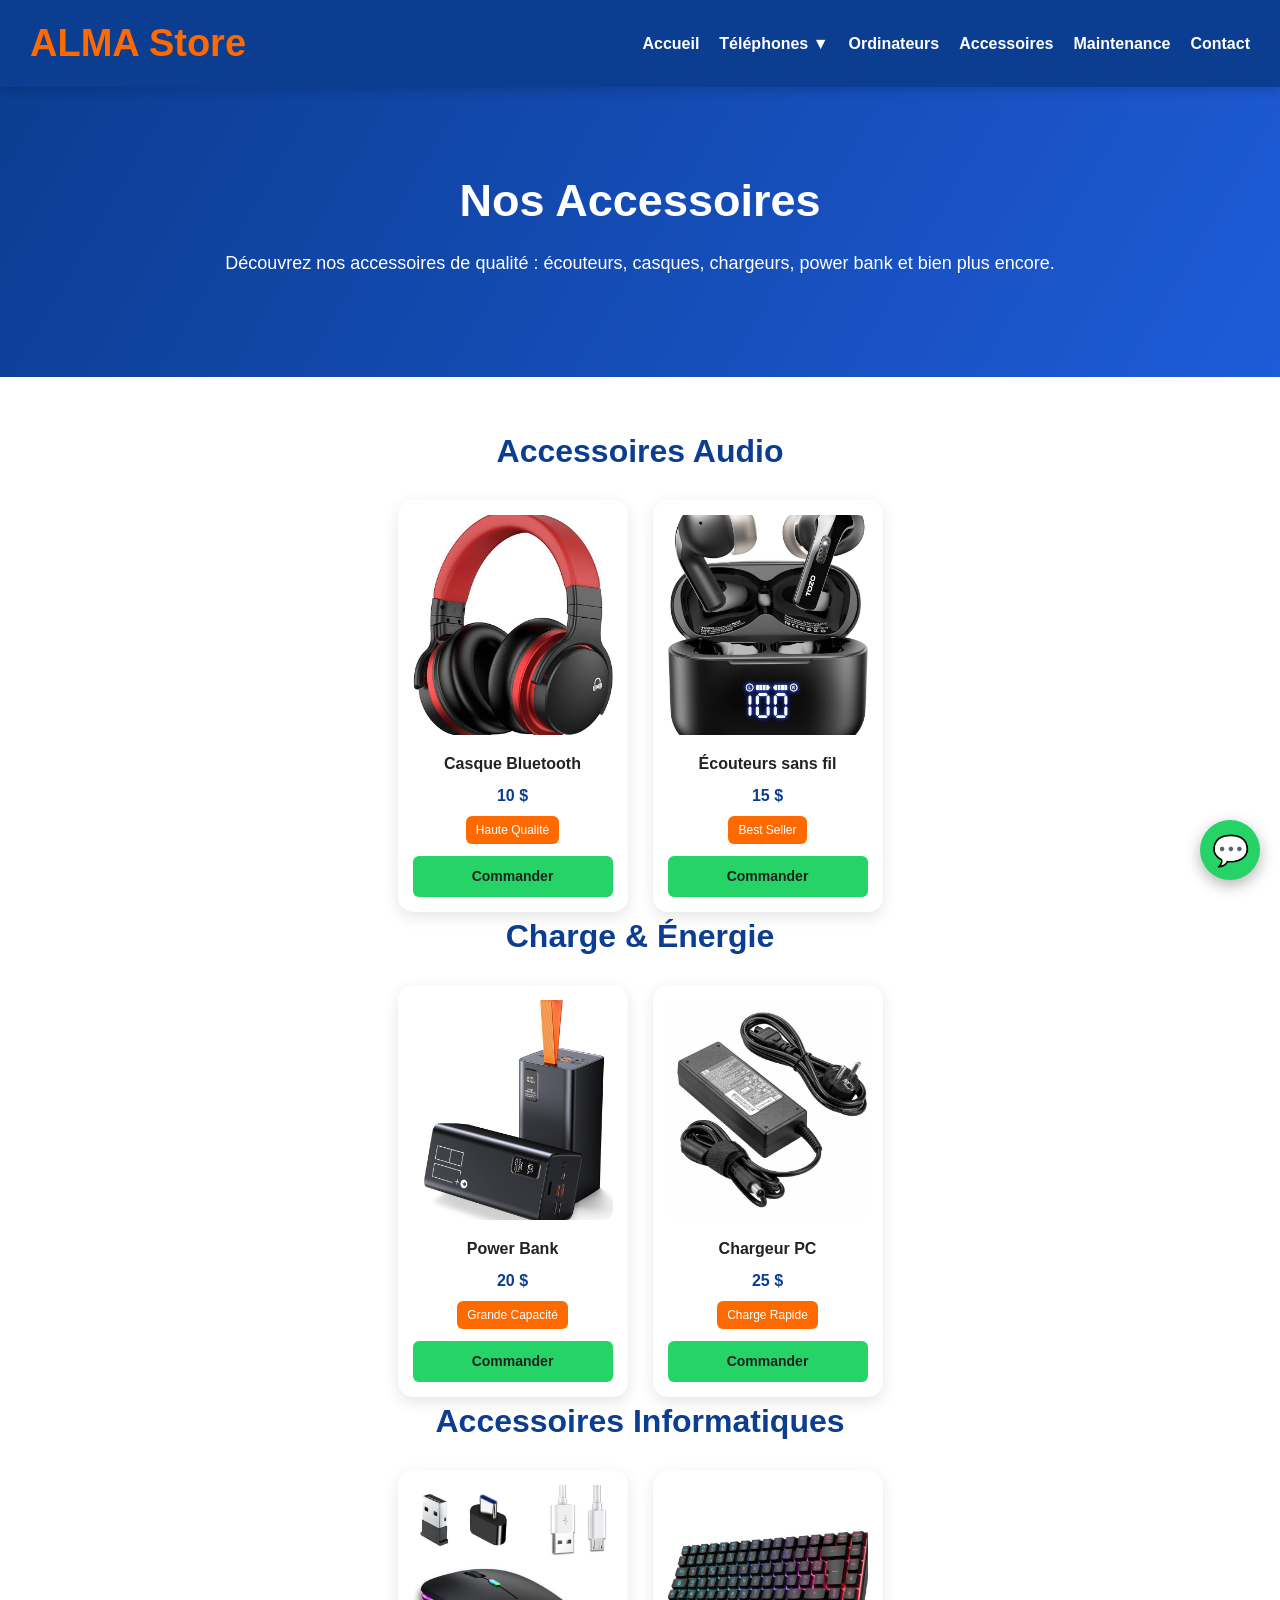
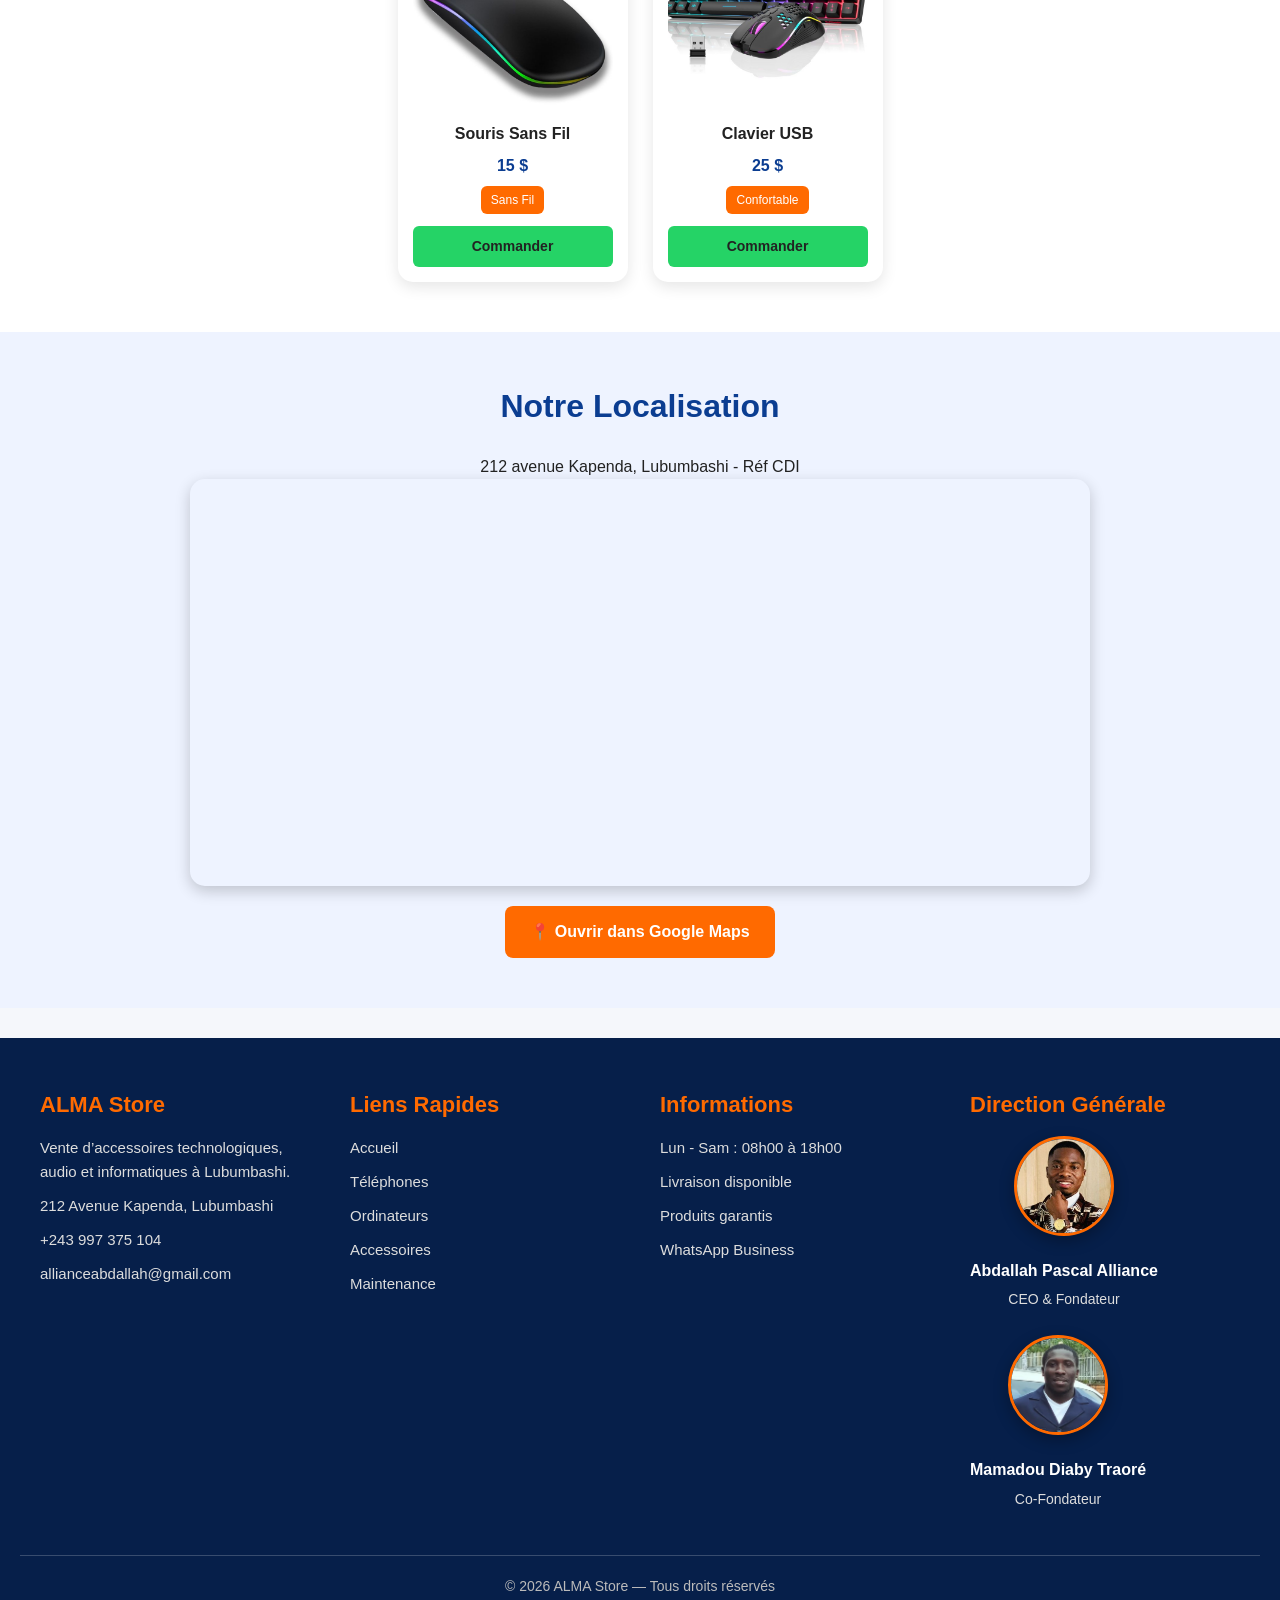
<file: pages/accessoires.html>
<!DOCTYPE html>
<html lang="fr">

<head>
  <meta charset="UTF-8" />
  <meta name="viewport" content="width=device-width, initial-scale=1.0" />

  <title>Accessoires - ALMA Store</title>

  <!-- CSS -->
  <link rel="stylesheet" href="../css/header.css">
  <link rel="stylesheet" href="../css/navbar.css">
  <link rel="stylesheet" href="../css/body.css">
  <link rel="stylesheet" href="../css/footer.css">
  <link rel="stylesheet" href="../css/responsive.css">

</head>

<body>

  <!-- =========================
       HEADER
  ========================== -->
<header>

  <div class="logo">
    <h1>ALMA Store</h1>
  </div>

  <!-- HAMBURGER -->
  <div class="menu-toggle" id="menu-toggle">
    ☰
  </div>

  <!-- NAVBAR -->
  <nav id="navbar">

    <a href="../index.html">Accueil</a>
    <div class="dropdown">

      <a href="#">
        Téléphones ▼
      </a>

      <div class="dropdown-content">

        <a href="pages/iphone.html">
          Apple iPhone
        </a>

        <a href="pages/samsung.html">
          Samsung
        </a>

        <a href="pages/google-pixel.html">
          Google Pixel
        </a>
        <a href="ptelephones.html">
          Telephones Simples
        </a>
      </div>

</div>

    <a href="ordinateurs.html">Ordinateurs</a>
    <a href="accessoires.html">Accessoires</a>
    <a href="maintenance.html">Maintenance</a>
    <a href="contact.html">Contact</a>

  </nav>

</header>

  <!-- =========================
       HERO SECTION
  ========================== -->
  <section class="hero">

    <h2>Nos Accessoires</h2>

    <p>
      Découvrez nos accessoires de qualité :
      écouteurs, casques, chargeurs,
      power bank et bien plus encore.
    </p>

  </section>

  <!-- =========================
       ACCESSOIRES AUDIO
  ========================== -->
  <section class="phones">

    <h3>Accessoires Audio</h3>

    <div class="phone-grid">

      <!-- CASQUE -->
      <div class="phone-item">

        <img src="../images/accessoires/casque.jpg"
             alt="Casque Bluetooth">

        <p>Casque Bluetooth</p>

        <div class="price">10 $</div>

        <div class="badge">Haute Qualité</div>

        <a class="whatsapp-btn"
           href="#"
           onclick="sendWhatsApp('Casque Bluetooth')">

           Commander

        </a>

      </div>

      <!-- AIRPODS -->
      <div class="phone-item">

        <img src="../images/accessoires/Airpod.jpg"
             alt="AirPods">

        <p>Écouteurs sans fil</p>

        <div class="price">15 $</div>

        <div class="badge">Best Seller</div>

        <a class="whatsapp-btn"
           href="#"
           onclick="sendWhatsApp('Écouteurs sans fil')">

           Commander

        </a>

      </div>

    </div>

    <!-- =========================
         ACCESSOIRES ENERGIE
    ========================== -->
    <h3>Charge & Énergie</h3>

    <div class="phone-grid">

      <!-- POWER BANK -->
      <div class="phone-item">

        <img src="../images/accessoires/PowerBank.jpg"
             alt="Power Bank">

        <p>Power Bank</p>

        <div class="price">20 $</div>

        <div class="badge">Grande Capacité</div>

        <a class="whatsapp-btn"
           href="#"
           onclick="sendWhatsApp('Power Bank')">

           Commander

        </a>

      </div>

      <!-- CHARGEUR -->
      <div class="phone-item">

        <img src="../images/accessoires/ChargeurPC.jpg"
             alt="Chargeur PC">

        <p>Chargeur PC</p>

        <div class="price">25 $</div>

        <div class="badge">Charge Rapide</div>

        <a class="whatsapp-btn"
           href="#"
           onclick="sendWhatsApp('Chargeur Rapide')">

           Commander

        </a>

      </div>

    </div>

    <!-- =========================
         ACCESSOIRES PC
    ========================== -->
    <h3>Accessoires Informatiques</h3>

    <div class="phone-grid">

      <!-- SOURIS -->
      <div class="phone-item">

        <img src="../images/accessoires/Souris.jpg"
             alt="Souris Sans Fil">

        <p>Souris Sans Fil</p>

        <div class="price">15 $</div>

        <div class="badge">Sans Fil</div>

        <a class="whatsapp-btn"
           href="#"
           onclick="sendWhatsApp('Souris Sans Fil')">

           Commander

        </a>

      </div>

      <!-- CLAVIER -->
      <div class="phone-item">

        <img src="../images/accessoires/Clavier.jpg"
             alt="Clavier">

        <p>Clavier USB</p>

        <div class="price">25 $</div>

        <div class="badge">Confortable</div>

        <a class="whatsapp-btn"
           href="#"
           onclick="sendWhatsApp('Clavier USB')">

           Commander

        </a>

      </div>

    </div>

  </section>

  <!-- =========================
       LOCALISATION
  ========================== -->
  <section class="location-section">

    <h3>Notre Localisation</h3>

    <p>
      212 avenue Kapenda, Lubumbashi - Réf CDI
    </p>

    <div class="map-container">

      <iframe
        src="https://www.google.com/maps?q=212+avenue+Kapenda+Lubumbashi&output=embed"
        width="100%"
        height="400"
        style="border:0;"
        allowfullscreen=""
        loading="lazy">

      </iframe>

    </div>

    <a
      class="location-btn"
      href="https://www.google.com/maps/search/?api=1&query=212+avenue+Kapenda+Lubumbashi"
      target="_blank">

      📍 Ouvrir dans Google Maps

    </a>

  </section>

  <!-- =========================
       FOOTER
  ========================== -->
  <footer>

    <div class="footer-container">

      <!-- ENTREPRISE -->
      <div class="footer-box">

        <h4>ALMA Store</h4>

        <p>
          Vente d’accessoires technologiques,
          audio et informatiques
          à Lubumbashi.
        </p>

        <p>212 Avenue Kapenda, Lubumbashi</p>
        <p>+243 997 375 104</p>
        <p>allianceabdallah@gmail.com</p>

      </div>

      <!-- LIENS -->
      <div class="footer-box">

        <h4>Liens Rapides</h4>

        <a href="../index.html">Accueil</a>
        <a href="telephones.html">Téléphones</a>
        <a href="ordinateurs.html">Ordinateurs</a>
        <a href="accessoires.html">Accessoires</a>
        <a href="maintenance.html">Maintenance</a>

      </div>

      <!-- INFOS -->
      <div class="footer-box">

        <h4>Informations</h4>

        <p>Lun - Sam : 08h00 à 18h00</p>
        <p>Livraison disponible</p>
        <p>Produits garantis</p>

        <a href="https://wa.me/243892370459"
           target="_blank">

           WhatsApp Business

        </a>

      </div>

      <!-- EQUIPE -->
      <div class="footer-box">

        <h4>Direction Générale</h4>

        <div class="team-section">

          <div class="team-card">

            <img src="../images/ProfilAlliance.jpeg"
                 alt="Alliance">

            <p>
              <strong>
                Abdallah Pascal Alliance
              </strong>
            </p>

            <p>CEO & Fondateur</p>

          </div>

          <div class="team-card">

            <img src="../images/Mamadou.jpg"
                 alt="Mamadou">

            <p>
              <strong>
                Mamadou Diaby Traoré
              </strong>
            </p>

            <p>Co-Fondateur</p>

          </div>

        </div>

      </div>

    </div>

    <div class="footer-bottom">

      © 2026 ALMA Store —
      Tous droits réservés

    </div>

  </footer>

  <!-- =========================
       WHATSAPP FLOAT
  ========================== -->
  <a
    href="https://api.whatsapp.com/send?phone=243892370459"
    class="whatsapp-float"
    target="_blank">

    💬

  </a>

  <!-- =========================
       JAVASCRIPT
  ========================== -->
  <script src="../js/script.js"></script>

</body>
</html>
</file>
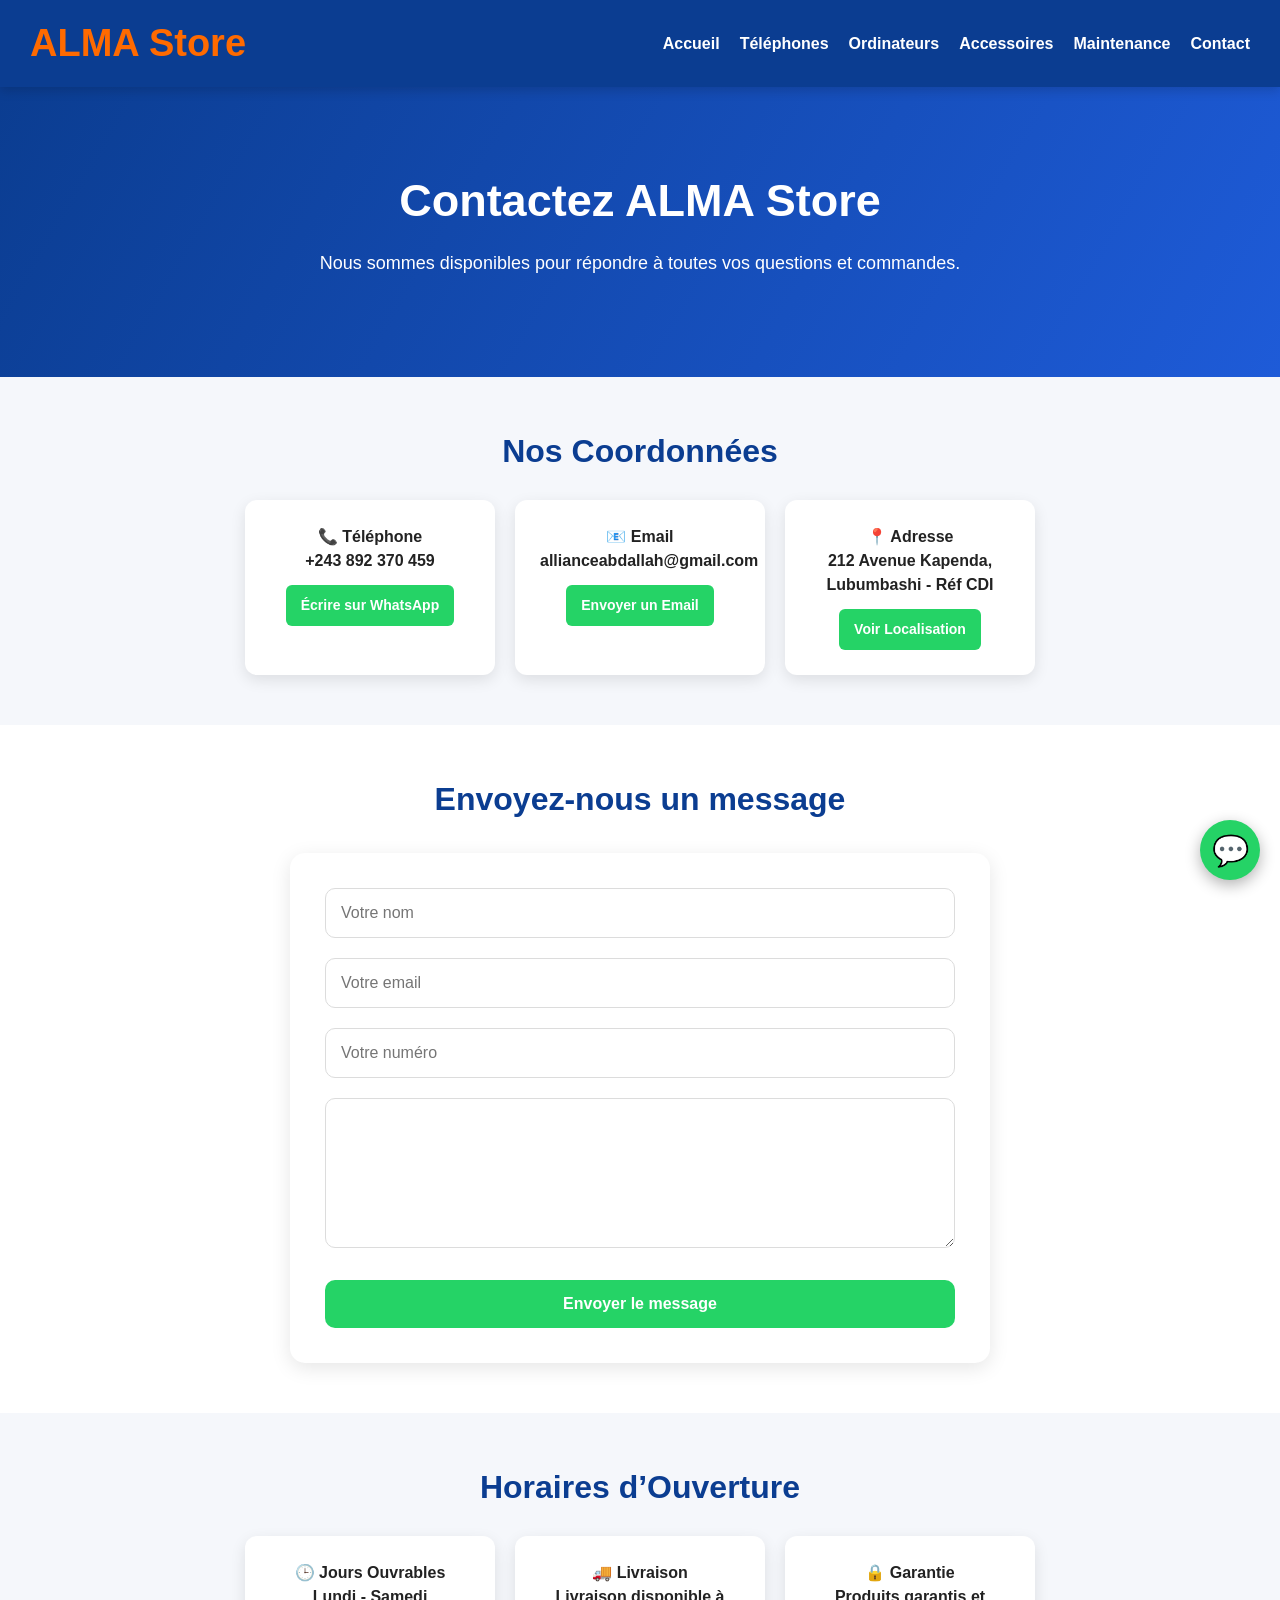
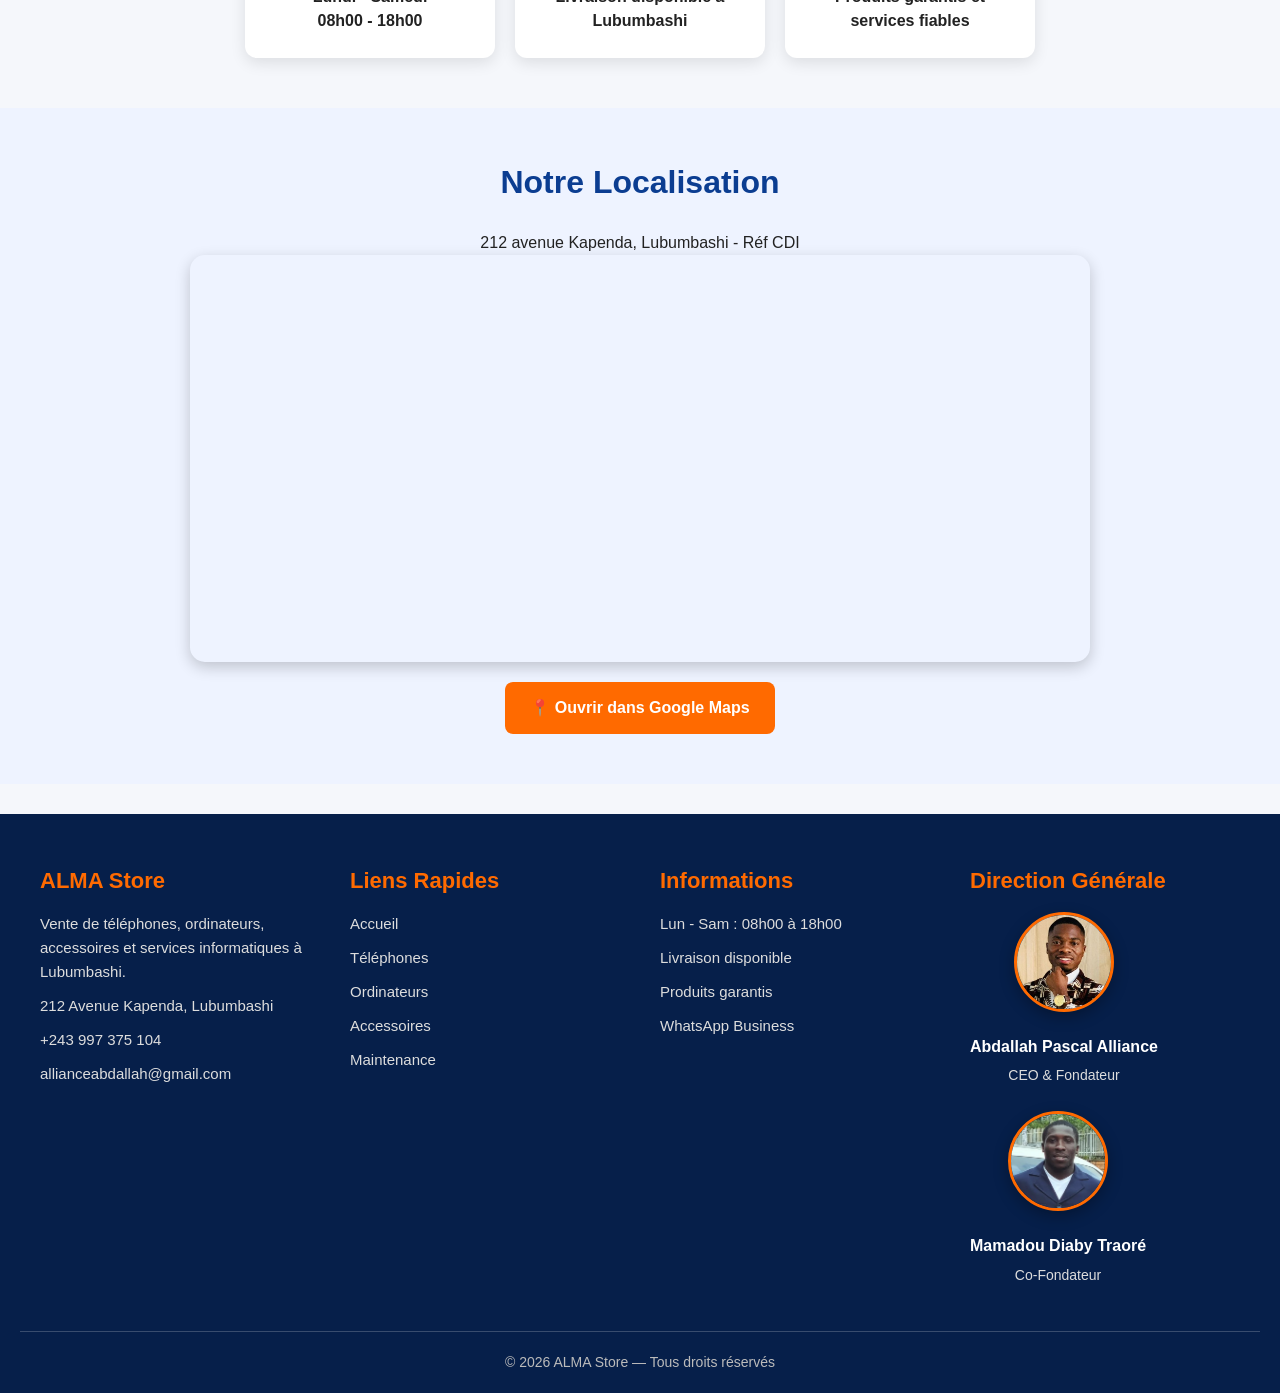
<file: pages/contact.html>
<!DOCTYPE html>
<html lang="fr">

<head>
  <meta charset="UTF-8" />
  <meta name="viewport" content="width=device-width, initial-scale=1.0" />

  <title>Contact - ALMA Store</title>

  <!-- CSS -->
  <link rel="stylesheet" href="../css/header.css">
  <link rel="stylesheet" href="../css/navbar.css">
  <link rel="stylesheet" href="../css/body.css">
  <link rel="stylesheet" href="../css/footer.css">
  <link rel="stylesheet" href="../css/responsive.css">

</head>

<body>

  <!-- =========================
       HEADER
  ========================== -->
<header>

  <div class="logo">
    <h1>ALMA Store</h1>
  </div>

  <!-- HAMBURGER -->
  <div class="menu-toggle" id="menu-toggle">
    ☰
  </div>

  <!-- NAVBAR -->
  <nav id="navbar">

    <a href="../index.html">Accueil</a>
    <a href="telephones.html">Téléphones</a>
    <a href="ordinateurs.html">Ordinateurs</a>
    <a href="accessoires.html">Accessoires</a>
    <a href="maintenance.html">Maintenance</a>
    <a href="contact.html">Contact</a>

  </nav>

</header>

  <!-- =========================
       HERO SECTION
  ========================== -->
  <section class="hero">

    <h2>Contactez ALMA Store</h2>

    <p>
      Nous sommes disponibles pour répondre
      à toutes vos questions et commandes.
    </p>

  </section>

  <!-- =========================
       CONTACT SECTION
  ========================== -->
  <section class="services">

    <h3>Nos Coordonnées</h3>

    <div class="grid">

      <!-- TELEPHONE -->
      <div class="card">

        <h4>📞 Téléphone</h4>

        <p>
          +243 892 370 459
        </p>

        <a class="whatsapp-btn"
           href="https://wa.me/243892370459"
           target="_blank">

           Écrire sur WhatsApp

        </a>

      </div>

      <!-- EMAIL -->
      <div class="card">

        <h4>📧 Email</h4>

        <p>
          allianceabdallah@gmail.com
        </p>

        <a class="whatsapp-btn"
           href="mailto:allianceabdallah@gmail.com">

           Envoyer un Email

        </a>

      </div>

      <!-- ADRESSE -->
      <div class="card">

        <h4>📍 Adresse</h4>

        <p>
          212 Avenue Kapenda,
          Lubumbashi - Réf CDI
        </p>

        <a class="whatsapp-btn"
           href="https://www.google.com/maps/search/?api=1&query=212+avenue+Kapenda+Lubumbashi"
           target="_blank">

           Voir Localisation

        </a>

      </div>

    </div>

  </section>

  <!-- =========================
       FORMULAIRE CONTACT
  ========================== -->
  <section class="phones">

    <h3>Envoyez-nous un message</h3>

    <div class="contact-form-container">

      <form class="contact-form">

        <input type="text"
               placeholder="Votre nom"
               required>

        <input type="email"
               placeholder="Votre email"
               required>

        <input type="tel"
               placeholder="Votre numéro">

        <textarea
          rows="6"
          placeholder="Votre message..."
          required>
        </textarea>

        <button type="submit"
                class="whatsapp-btn">

          Envoyer le message

        </button>

      </form>

    </div>

  </section>

  <!-- =========================
       HORAIRES
  ========================== -->
  <section class="services">

    <h3>Horaires d’Ouverture</h3>

    <div class="grid">

      <div class="card">

        <h4>🕒 Jours Ouvrables</h4>

        <p>
          Lundi - Samedi
        </p>

        <p>
          08h00 - 18h00
        </p>

      </div>

      <div class="card">

        <h4>🚚 Livraison</h4>

        <p>
          Livraison disponible
          à Lubumbashi
        </p>

      </div>

      <div class="card">

        <h4>🔒 Garantie</h4>

        <p>
          Produits garantis
          et services fiables
        </p>

      </div>

    </div>

  </section>

  <!-- =========================
       LOCALISATION
  ========================== -->
  <section class="location-section">

    <h3>Notre Localisation</h3>

    <p>
      212 avenue Kapenda, Lubumbashi - Réf CDI
    </p>

    <div class="map-container">

      <iframe
        src="https://www.google.com/maps?q=212+avenue+Kapenda+Lubumbashi&output=embed"
        width="100%"
        height="400"
        style="border:0;"
        allowfullscreen=""
        loading="lazy">

      </iframe>

    </div>

    <a
      class="location-btn"
      href="https://www.google.com/maps/search/?api=1&query=212+avenue+Kapenda+Lubumbashi"
      target="_blank">

      📍 Ouvrir dans Google Maps

    </a>

  </section>

  <!-- =========================
       FOOTER
  ========================== -->
  <footer>

    <div class="footer-container">

      <!-- ENTREPRISE -->
      <div class="footer-box">

        <h4>ALMA Store</h4>

        <p>
          Vente de téléphones,
          ordinateurs, accessoires
          et services informatiques
          à Lubumbashi.
        </p>

        <p>212 Avenue Kapenda, Lubumbashi</p>
        <p>+243 997 375 104</p>
        <p>allianceabdallah@gmail.com</p>

      </div>

      <!-- LIENS -->
      <div class="footer-box">

        <h4>Liens Rapides</h4>

        <a href="../index.html">Accueil</a>
        <a href="telephones.html">Téléphones</a>
        <a href="ordinateurs.html">Ordinateurs</a>
        <a href="accessoires.html">Accessoires</a>
        <a href="maintenance.html">Maintenance</a>

      </div>

      <!-- INFOS -->
      <div class="footer-box">

        <h4>Informations</h4>

        <p>Lun - Sam : 08h00 à 18h00</p>
        <p>Livraison disponible</p>
        <p>Produits garantis</p>

        <a href="https://wa.me/243892370459"
           target="_blank">

           WhatsApp Business

        </a>

      </div>

      <!-- EQUIPE -->
      <div class="footer-box">

        <h4>Direction Générale</h4>

        <div class="team-section">

          <div class="team-card">

            <img src="../images/ProfilAlliance.jpeg"
                 alt="Alliance">

            <p>
              <strong>
                Abdallah Pascal Alliance
              </strong>
            </p>

            <p>CEO & Fondateur</p>

          </div>

          <div class="team-card">

            <img src="../images/Mamadou.jpg"
                 alt="Mamadou">

            <p>
              <strong>
                Mamadou Diaby Traoré
              </strong>
            </p>

            <p>Co-Fondateur</p>

          </div>

        </div>

      </div>

    </div>

    <div class="footer-bottom">

      © 2026 ALMA Store —
      Tous droits réservés

    </div>

  </footer>

  <!-- =========================
       WHATSAPP FLOAT
  ========================== -->
  <a
    href="https://api.whatsapp.com/send?phone=243892370459"
    class="whatsapp-float"
    target="_blank">

    💬

  </a>

  <!-- =========================
       JAVASCRIPT
  ========================== -->
  <script src="../js/script.js"></script>

</body>
</html>
</file>
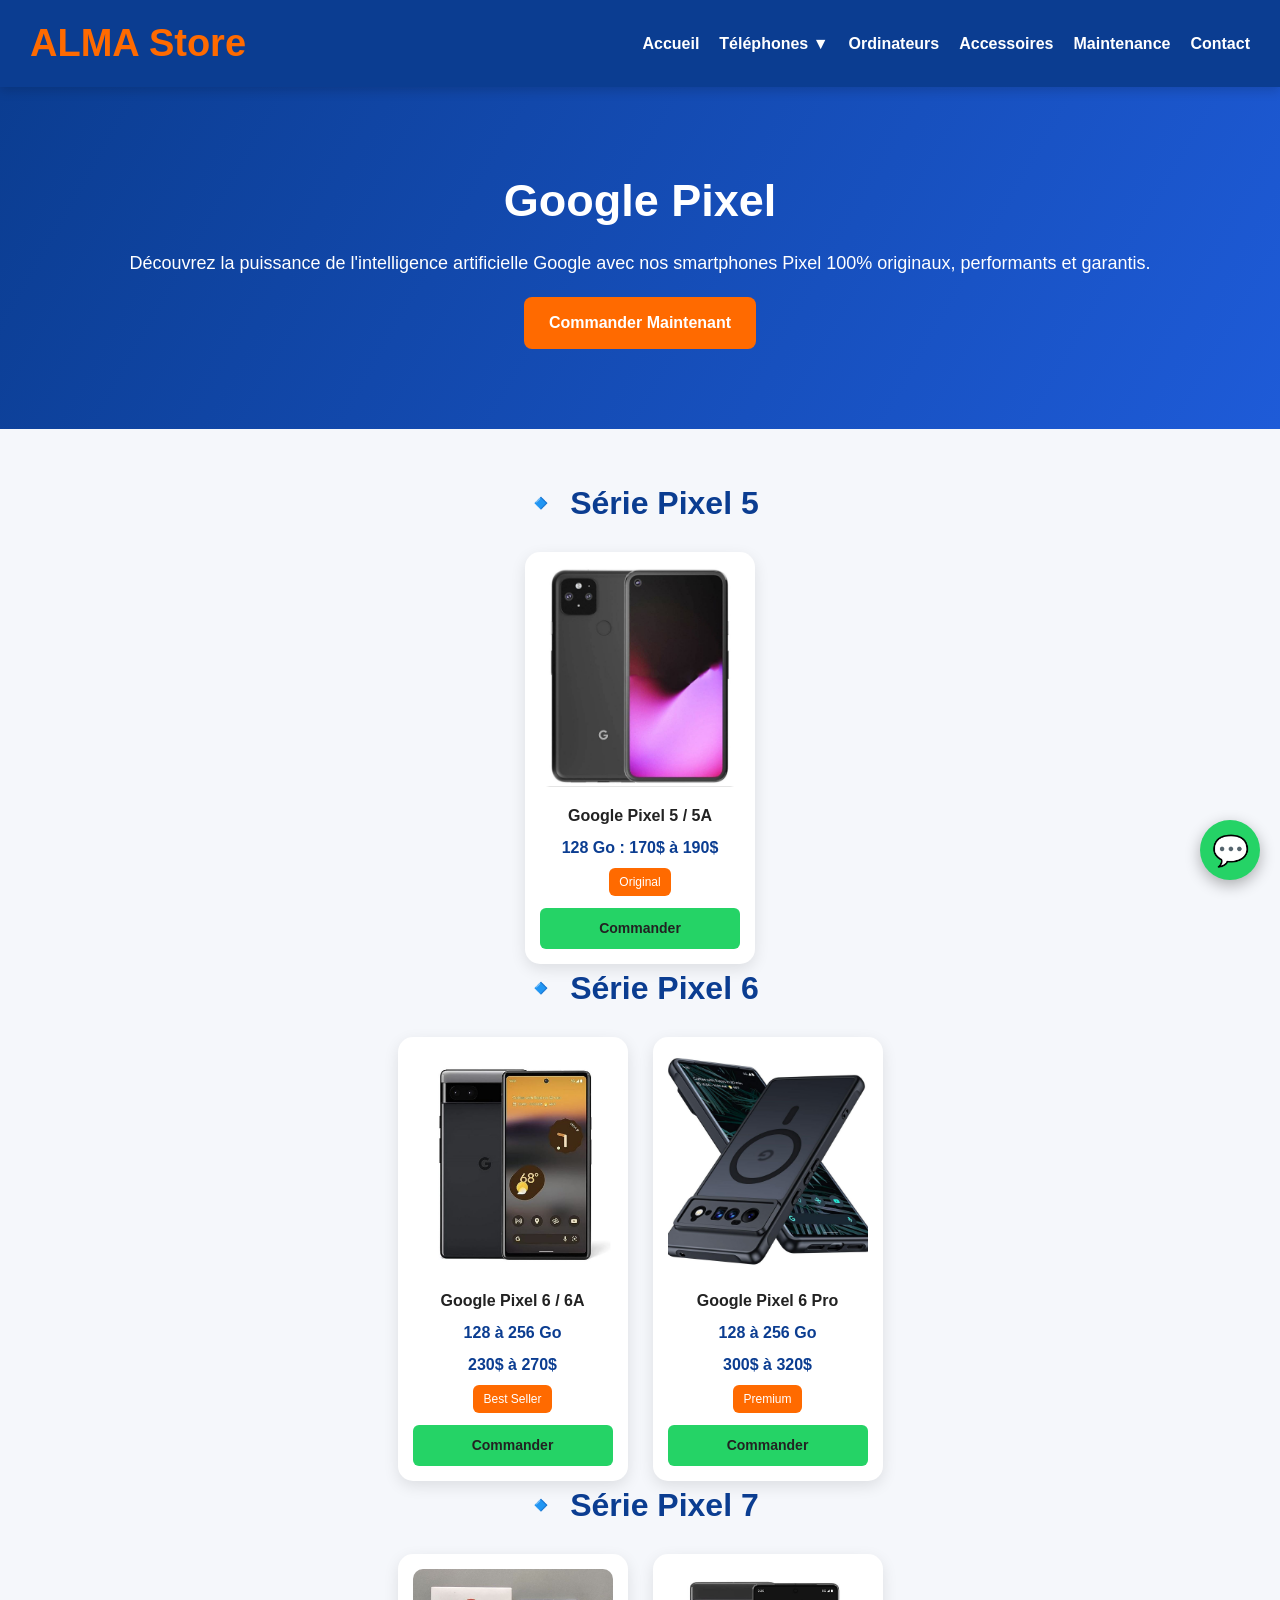
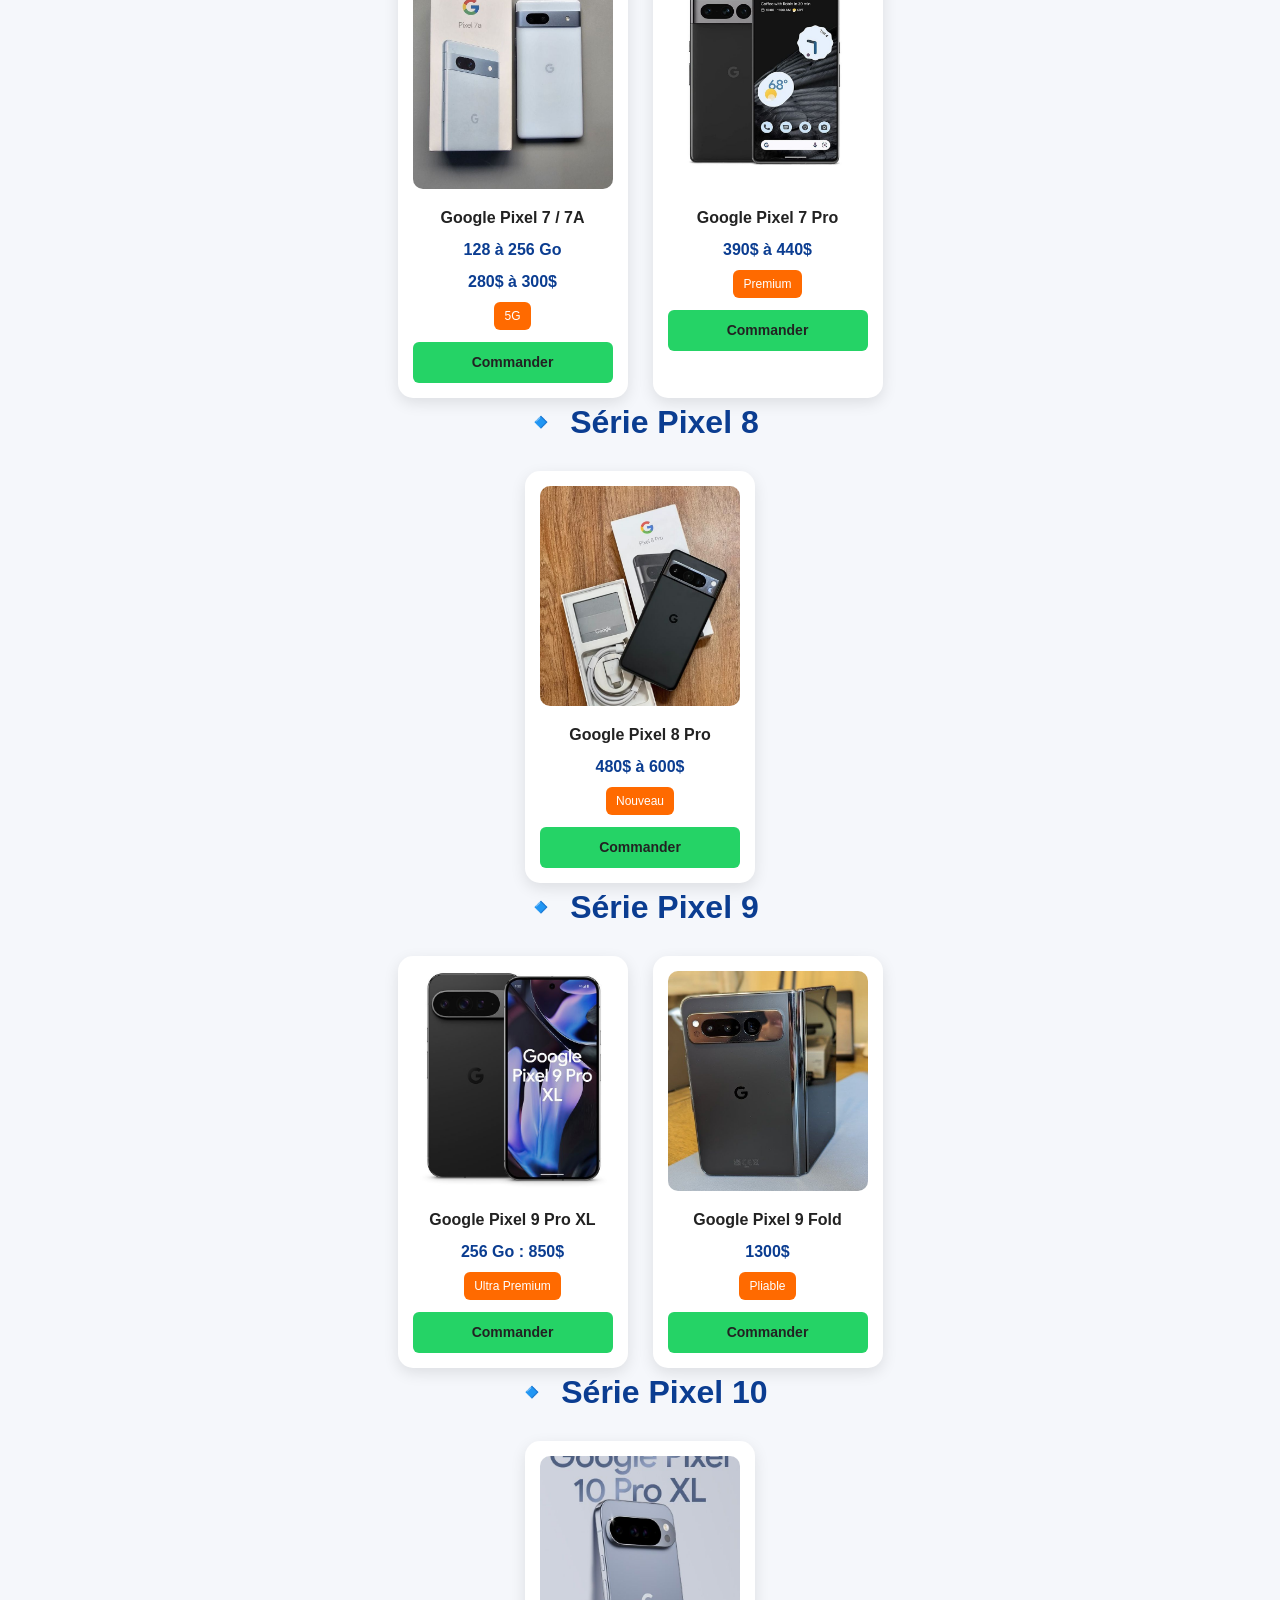
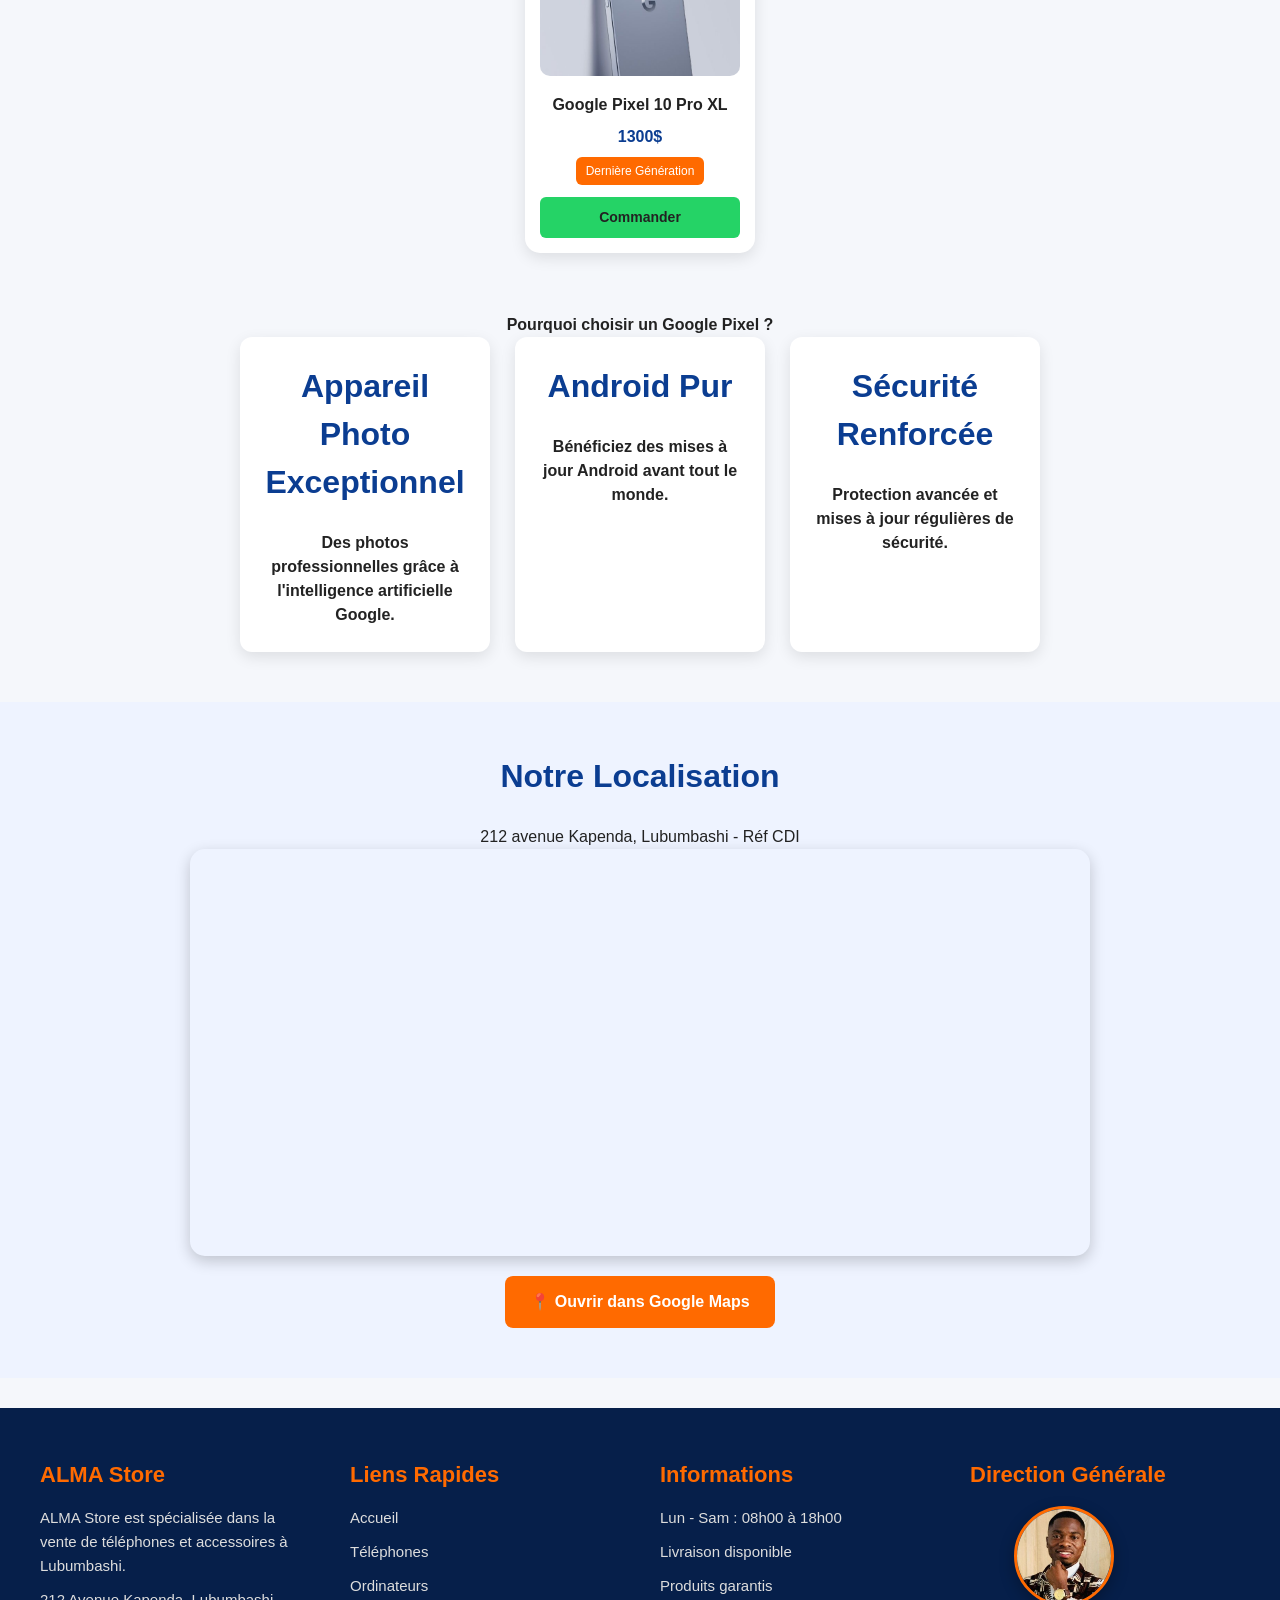
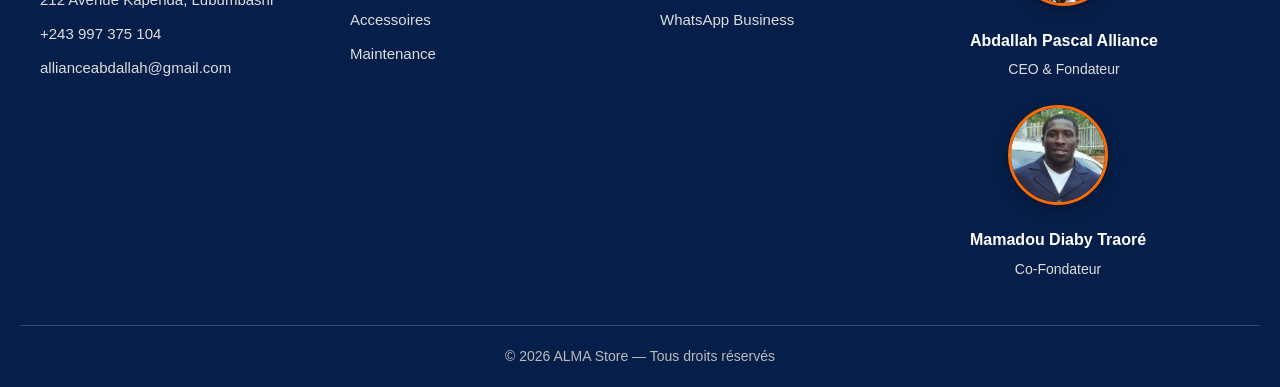
<file: pages/google-pixel.html>
<!DOCTYPE html>
<html lang="fr">

<head>
  <meta charset="UTF-8" />
  <meta name="viewport" content="width=device-width, initial-scale=1.0" />

  <title>Téléphones - ALMA Store</title>

  <!-- CSS -->
  <link rel="stylesheet" href="../css/header.css">
  <link rel="stylesheet" href="../css/navbar.css">
  <link rel="stylesheet" href="../css/body.css">
  <link rel="stylesheet" href="../css/footer.css">
  <link rel="stylesheet" href="../css/responsive.css">

</head>

<body>

  <!-- =========================
       HEADER
  ========================== -->
<header>

  <div class="logo">
    <h1>ALMA Store</h1>
  </div>

  <!-- HAMBURGER -->
  <div class="menu-toggle" id="menu-toggle">
    ☰
  </div>

  <!-- NAVBAR -->
  <nav id="navbar">

    <a href="../index.html">Accueil</a>
<div class="dropdown">

      <a href="#">
        Téléphones ▼
      </a>

      <div class="dropdown-content">

        <a href="iphone.html">
          Apple iPhone
        </a>

        <a href="samsung.html">
          Samsung
        </a>

        <a href="google-pixel.html">
          Google Pixel
        </a>
        <a href="ptelephones.html">
          Telephones Simples
        </a>
      </div>

</div>
    <a href="ordinateurs.html">Ordinateurs</a>
    <a href="accessoires.html">Accessoires</a>
    <a href="maintenance.html">Maintenance</a>
    <a href="contact.html">Contact</a>

  </nav>

</header>

<!-- =========================
     HERO SECTION
========================== -->
<section class="hero">

  <h2>Google Pixel</h2>

  <p>
    Découvrez la puissance de l'intelligence artificielle Google avec nos smartphones Pixel 100% originaux, performants et garantis.
  </p>

  <a href="contact.html" class="btn">
    Commander Maintenant
  </a>

</section>
  <!-- =========================
     GOOGLE PIXEL CATALOGUE
    ========================== -->
<section class="services">

  <!-- PIXEL 5 -->
  <h3>🔹 Série Pixel 5</h3>

  <div class="phone-grid">

    <div class="phone-item">
      <img src="../images/pixels/GooglePixel5.jpg" alt="Google Pixel 5">
      <p>Google Pixel 5 / 5A</p>
      <div class="price">128 Go : 170$ à 190$</div>
      <span class="badge">Original</span>
      <a class="whatsapp-btn"
         onclick="sendWhatsApp('Google Pixel 5 / 5A')">
         Commander
      </a>
    </div>

  </div>


  <!-- PIXEL 6 -->
  <h3>🔹 Série Pixel 6</h3>

  <div class="phone-grid">

    <div class="phone-item">
      <img src="../images/pixels/GooglePixel6.jpg" alt="Google Pixel 6">
      <p>Google Pixel 6 / 6A</p>
      <div class="price">128 à 256 Go</div>
      <div class="price">230$ à 270$</div>
      <span class="badge">Best Seller</span>
      <a class="whatsapp-btn"
         onclick="sendWhatsApp('Google Pixel 6 / 6A')">
         Commander
      </a>
    </div>

    <div class="phone-item">
      <img src="../images/pixels/GooglePixel6Pro.jpg" alt="Google Pixel 6 Pro">
      <p>Google Pixel 6 Pro</p>
      <div class="price">128 à 256 Go</div>
      <div class="price">300$ à 320$</div>
      <span class="badge">Premium</span>
      <a class="whatsapp-btn"
         onclick="sendWhatsApp('Google Pixel 6 Pro')">
         Commander
      </a>
    </div>

  </div>


  <!-- PIXEL 7 -->
  <h3>🔹 Série Pixel 7</h3>

  <div class="phone-grid">

    <div class="phone-item">
      <img src="../images/pixels/GooglePixel7.jpg" alt="Google Pixel 7">
      <p>Google Pixel 7 / 7A</p>
      <div class="price">128 à 256 Go</div>
      <div class="price">280$ à 300$</div>
      <span class="badge">5G</span>
      <a class="whatsapp-btn"
         onclick="sendWhatsApp('Google Pixel 7 / 7A')">
         Commander
      </a>
    </div>

    <div class="phone-item">
      <img src="../images/pixels/GooglePixel7Pro.jpg" alt="Google Pixel 7 Pro">
      <p>Google Pixel 7 Pro</p>
      <div class="price">390$ à 440$</div>
      <span class="badge">Premium</span>
      <a class="whatsapp-btn"
         onclick="sendWhatsApp('Google Pixel 7 Pro')">
         Commander
      </a>
    </div>

  </div>


  <!-- PIXEL 8 -->
  <h3>🔹 Série Pixel 8</h3>

  <div class="phone-grid">

    <div class="phone-item">
      <img src="../images/pixels/GooglePixel8Pro.jpg" alt="Google Pixel 8 Pro">
      <p>Google Pixel 8 Pro</p>
      <div class="price">480$ à 600$</div>
      <span class="badge">Nouveau</span>
      <a class="whatsapp-btn"
         onclick="sendWhatsApp('Google Pixel 8 Pro')">
         Commander
      </a>
    </div>

  </div>


  <!-- PIXEL 9 -->
  <h3>🔹 Série Pixel 9</h3>

  <div class="phone-grid">

    <div class="phone-item">
      <img src="../images/pixels/GooglePixel9ProXL.jpg" alt="Google Pixel 9 Pro XL">
      <p>Google Pixel 9 Pro XL</p>
      <div class="price">256 Go : 850$</div>
      <span class="badge">Ultra Premium</span>
      <a class="whatsapp-btn"
         onclick="sendWhatsApp('Google Pixel 9 Pro XL')">
         Commander
      </a>
    </div>

    <div class="phone-item">
      <img src="../images/pixels/GooglePixel9Fold.jpg" alt="Google Pixel 9 Fold">
      <p>Google Pixel 9 Fold</p>
      <div class="price">1300$</div>
      <span class="badge">Pliable</span>
      <a class="whatsapp-btn"
         onclick="sendWhatsApp('Google Pixel 9 Fold')">
         Commander
      </a>
    </div>

  </div>


  <!-- PIXEL 10 -->
  <h3>🔹 Série Pixel 10</h3>

  <div class="phone-grid">

    <div class="phone-item">
      <img src="../images/pixels/GooglePixel10ProXL.jpg" alt="Google Pixel 10 Pro XL">
      <p>Google Pixel 10 Pro XL</p>
      <div class="price">1300$</div>
      <span class="badge">Dernière Génération</span>
      <a class="whatsapp-btn"
         onclick="sendWhatsApp('Google Pixel 10 Pro XL')">
         Commander
      </a>
    </div>

  </div>


  <!-- AVANTAGES -->
  <h4 style="margin-top:60px;">Pourquoi choisir un Google Pixel ?</h4>

  <div class="phone-grid">

    <div class="card">
      <h3>Appareil Photo Exceptionnel</h3>
      <p>Des photos professionnelles grâce à l'intelligence artificielle Google.</p>
    </div>

    <div class="card">
      <h3>Android Pur</h3>
      <p>Bénéficiez des mises à jour Android avant tout le monde.</p>
    </div>

    <div class="card">
      <h3>Sécurité Renforcée</h3>
      <p>Protection avancée et mises à jour régulières de sécurité.</p>
    </div>

  </div>

</section>

  <!-- =========================
       LOCALISATION
  ========================== -->
  <section class="location-section">

    <h3>Notre Localisation</h3>

    <p>
      212 avenue Kapenda, Lubumbashi - Réf CDI
    </p>

    <div class="map-container">

      <iframe
        src="https://www.google.com/maps?q=212+avenue+Kapenda+Lubumbashi&output=embed"
        width="100%"
        height="400"
        style="border:0;"
        allowfullscreen=""
        loading="lazy">

      </iframe>

    </div>

    <a
      class="location-btn"
      href="https://www.google.com/maps/search/?api=1&query=212+avenue+Kapenda+Lubumbashi"
      target="_blank">

      📍 Ouvrir dans Google Maps

    </a>

  </section>

  <!-- =========================
       FOOTER
  ========================== -->
  <footer>

    <div class="footer-container">

      <!-- ENTREPRISE -->
      <div class="footer-box">

        <h4>ALMA Store</h4>

        <p>
          ALMA Store est spécialisée dans la vente
          de téléphones et accessoires à Lubumbashi.
        </p>

        <p>212 Avenue Kapenda, Lubumbashi</p>
        <p>+243 997 375 104</p>
        <p>allianceabdallah@gmail.com</p>

      </div>

      <!-- LIENS -->
      <div class="footer-box">

        <h4>Liens Rapides</h4>

        <a href="../index.html">Accueil</a>
        <a href="#telephones">Téléphones</a>
        <a href="ordinateurs.html">Ordinateurs</a>
        <a href="accessoires.html">Accessoires</a>
        <a href="maintenance.html">Maintenance</a>

      </div>

      <!-- INFORMATIONS -->
      <div class="footer-box">

        <h4>Informations</h4>

        <p>Lun - Sam : 08h00 à 18h00</p>
        <p>Livraison disponible</p>
        <p>Produits garantis</p>

        <a href="https://wa.me/243892370459"
           target="_blank">

           WhatsApp Business

        </a>

      </div>

      <!-- DIRECTION -->
      <div class="footer-box">

        <h4>Direction Générale</h4>

        <div class="team-section">

          <div class="team-card">

            <img src="../images/ProfilAlliance.jpeg"
                 alt="Alliance">

            <p>
              <strong>
                Abdallah Pascal Alliance
              </strong>
            </p>

            <p>CEO & Fondateur</p>

          </div>

          <div class="team-card">

            <img src="../images/Mamadou.jpg"
                 alt="Mamadou">

            <p>
              <strong>
                Mamadou Diaby Traoré
              </strong>
            </p>

            <p>Co-Fondateur</p>

          </div>

        </div>

      </div>

    </div>

    <div class="footer-bottom">

      © 2026 ALMA Store —
      Tous droits réservés

    </div>

  </footer>

  <!-- =========================
       WHATSAPP FLOAT
  ========================== -->
  <a
    href="https://api.whatsapp.com/send?phone=243892370459"
    class="whatsapp-float"
    target="_blank">

    💬

  </a>

  <!-- =========================
       JAVASCRIPT
  ========================== -->
  <script src="../js/script.js"></script>

</body>
</html>
</file>
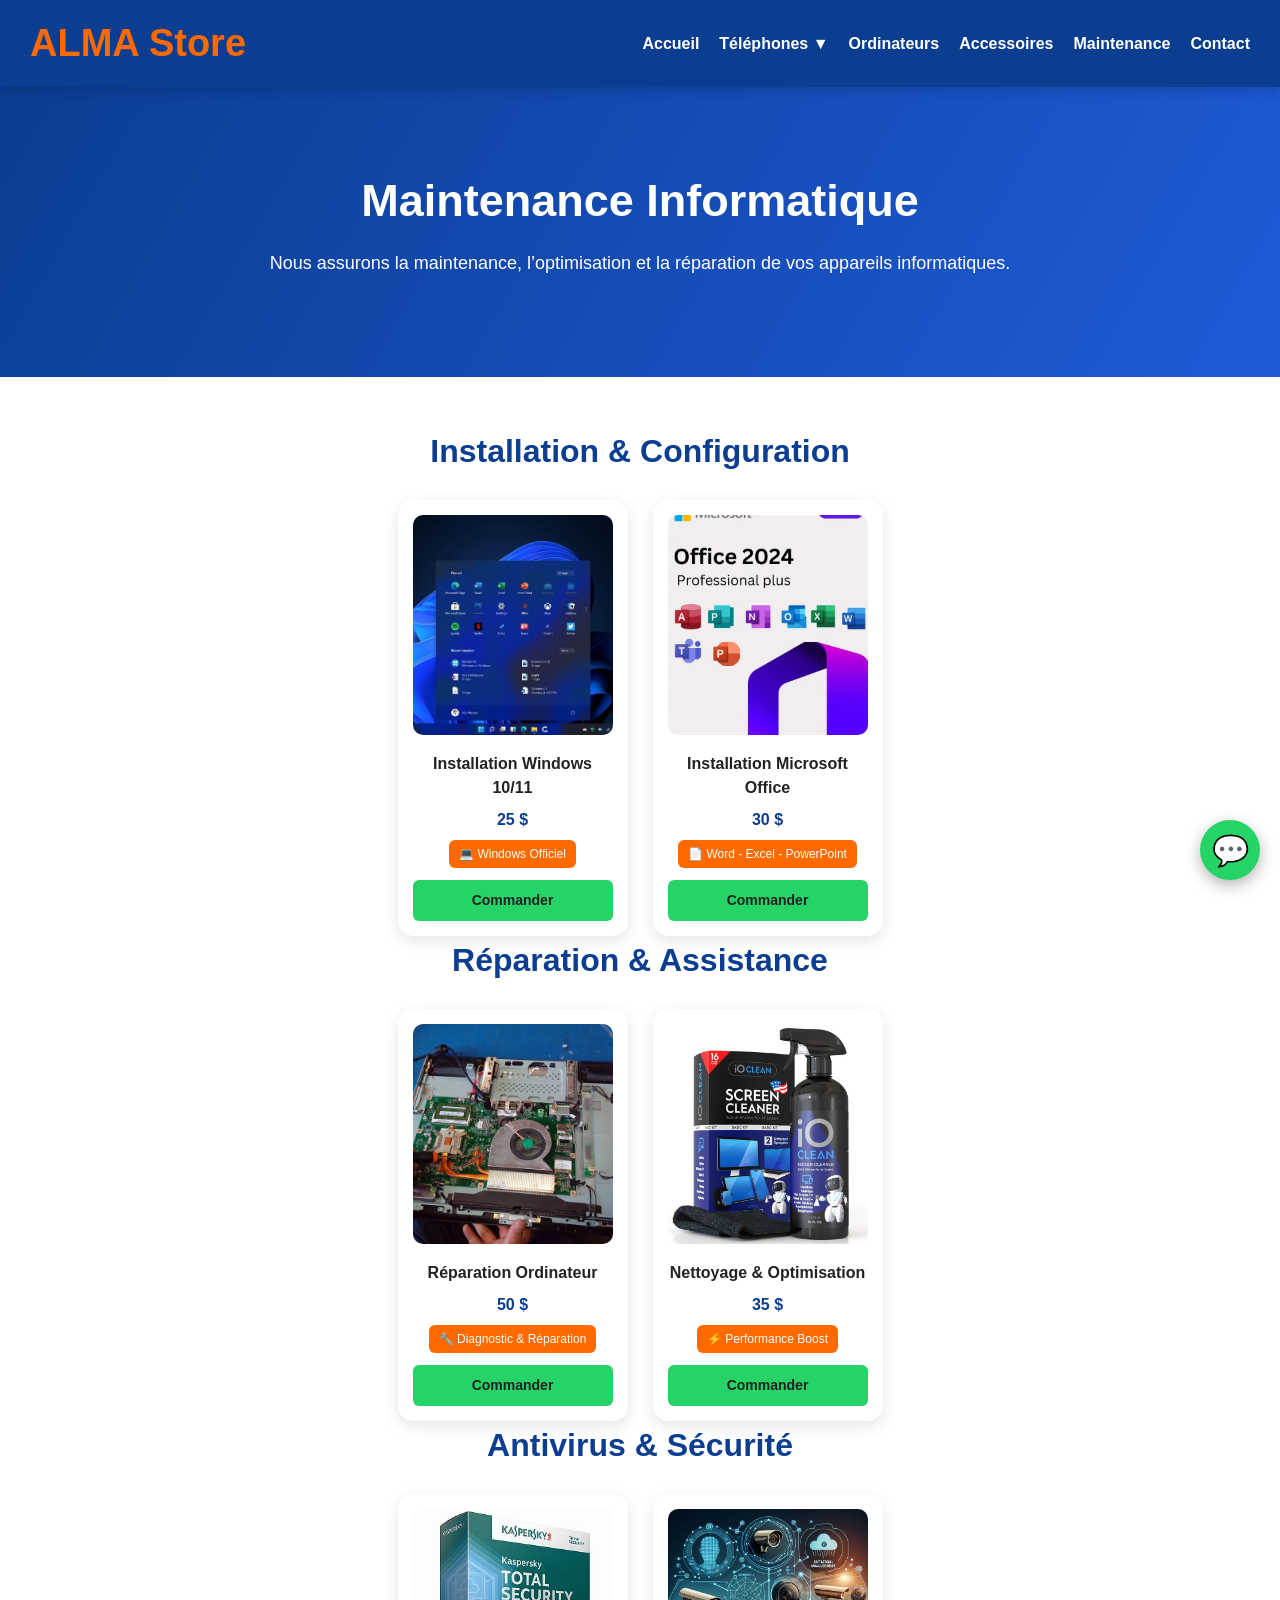
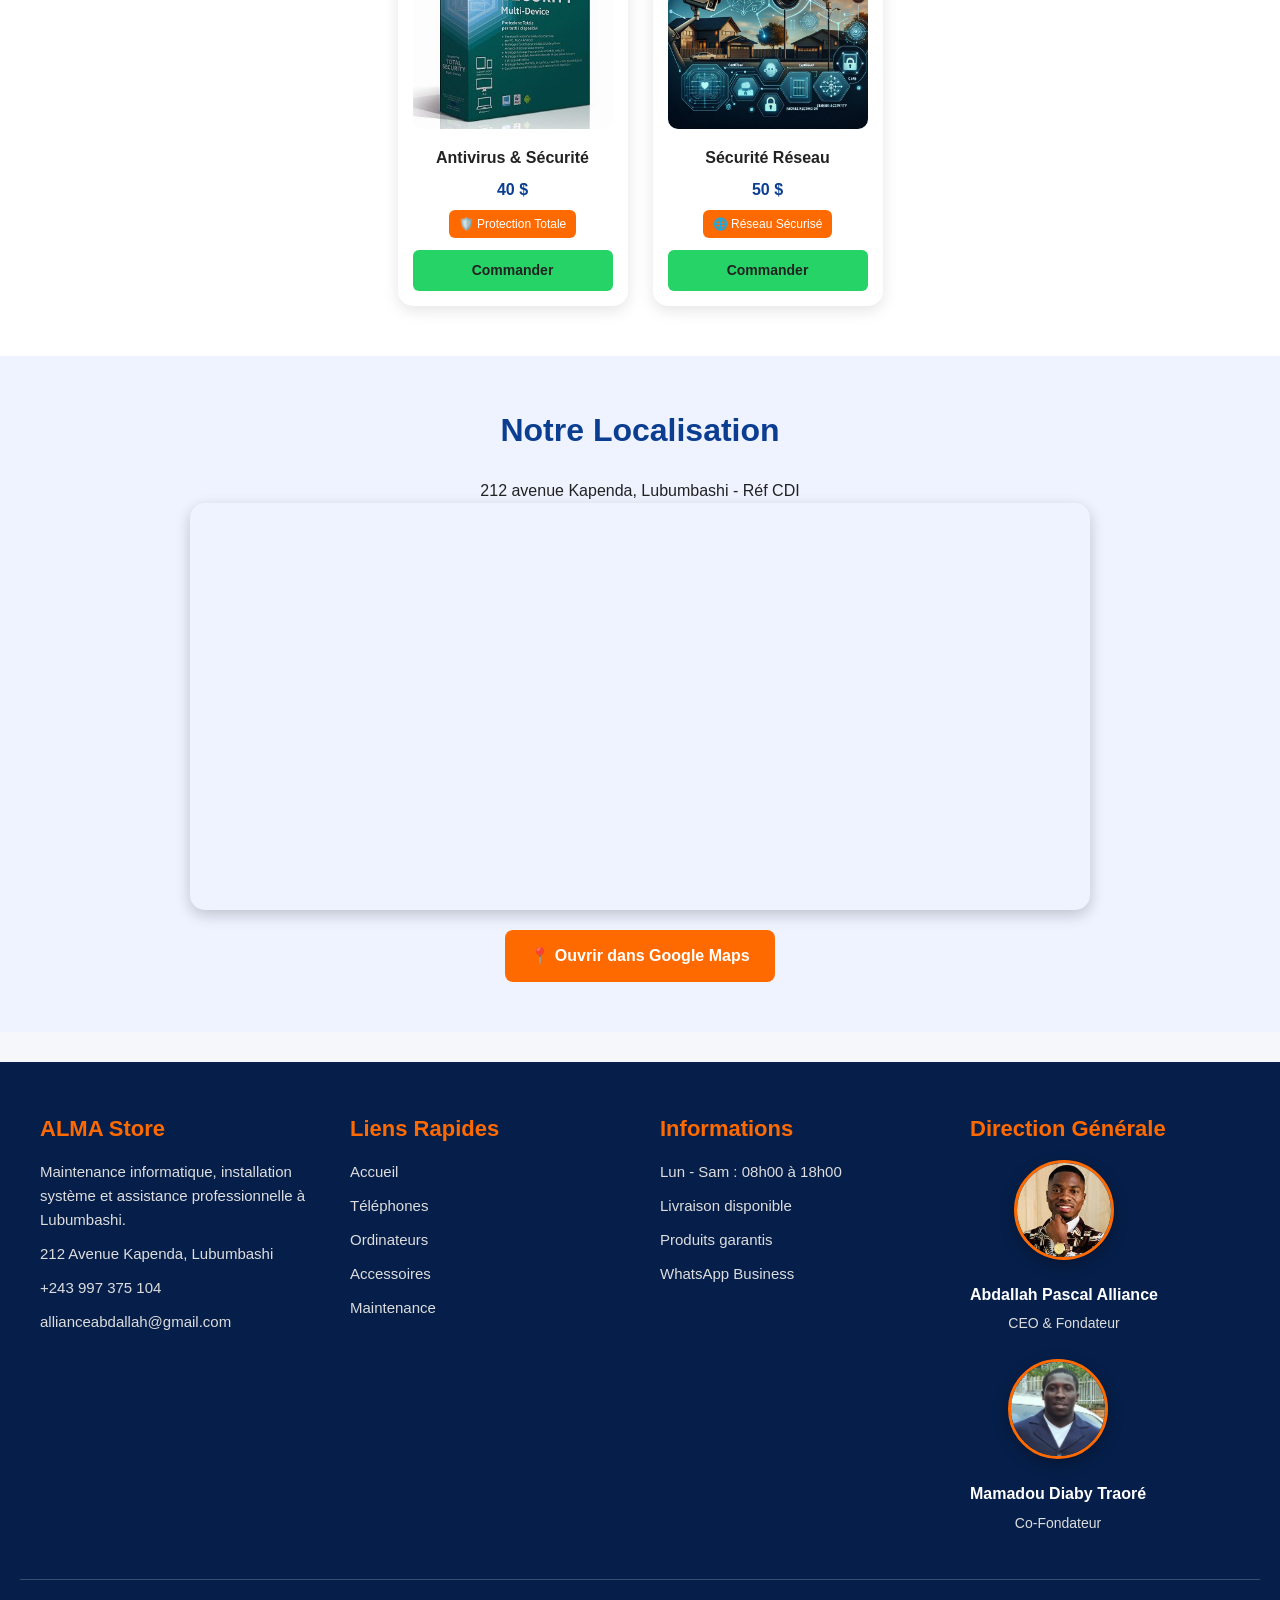
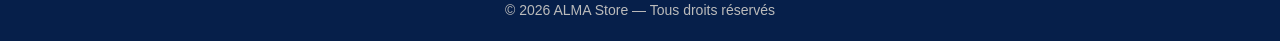
<file: pages/maintenance.html>
<!DOCTYPE html>
<html lang="fr">

<head>
  <meta charset="UTF-8" />
  <meta name="viewport" content="width=device-width, initial-scale=1.0" />

  <title>Maintenance - ALMA Store</title>

  <!-- CSS -->
  <link rel="stylesheet" href="../css/header.css">
  <link rel="stylesheet" href="../css/navbar.css">
  <link rel="stylesheet" href="../css/body.css">
  <link rel="stylesheet" href="../css/footer.css">
  <link rel="stylesheet" href="../css/responsive.css">

</head>

<body>

  <!-- =========================
       HEADER
  ========================== -->
<header>

  <div class="logo">
    <h1>ALMA Store</h1>
  </div>

  <!-- HAMBURGER -->
  <div class="menu-toggle" id="menu-toggle">
    ☰
  </div>

  <!-- NAVBAR -->
  <nav id="navbar">

    <a href="../index.html">Accueil</a>
    <div class="dropdown">

      <a href="#">
        Téléphones ▼
      </a>

      <div class="dropdown-content">

        <a href="iphone.html">
          Apple iPhone
        </a>

        <a href="samsung.html">
          Samsung
        </a>

        <a href="google-pixel.html">
          Google Pixel
        </a>
        <a href="ptelephones.html">
          Telephones Simples
        </a>
      </div>

</div>

    <a href="ordinateurs.html">Ordinateurs</a>
    <a href="accessoires.html">Accessoires</a>
    <a href="maintenance.html">Maintenance</a>
    <a href="contact.html">Contact</a>

  </nav>

</header>

  <!-- =========================
       HERO SECTION
  ========================== -->
  <section class="hero">

    <h2>Maintenance Informatique</h2>

    <p>
      Nous assurons la maintenance,
      l’optimisation et la réparation
      de vos appareils informatiques.
    </p>

  </section>

  <!-- =========================
       MAINTENANCE SERVICES
  ========================== -->
  <section class="phones">

    <!-- INSTALLATION -->
    <h3>Installation & Configuration</h3>

    <div class="phone-grid">

      <div class="phone-item">

        <img src="../images/maintenances/installationWin11.jpg"
             alt="InstallationWindows">

        <p>Installation Windows 10/11</p>

        <div class="price">25 $</div>

        <div class="badge">💻 Windows Officiel</div>

        <a class="whatsapp-btn"
           href="#"
           onclick="sendWhatsApp('Installation Windows 10/11')">

           Commander

        </a>

      </div>

      <div class="phone-item">

        <img src="../images/maintenances/OfficeInst.jpg"
             alt="Installation Office">

        <p>Installation Microsoft Office</p>

        <div class="price">30 $</div>

        <div class="badge">📄 Word - Excel - PowerPoint</div>

        <a class="whatsapp-btn"
           href="#"
           onclick="sendWhatsApp('Installation Microsoft Office')">

           Commander

        </a>

      </div>

    </div>

    <!-- REPARATION -->
    <h3>Réparation & Assistance</h3>

    <div class="phone-grid">

      <div class="phone-item">

        <img src="../images/maintenances/maintenance.jpg"
             alt="Réparation PC">

        <p>Réparation Ordinateur</p>

        <div class="price">50 $</div>

        <div class="badge">🔧 Diagnostic & Réparation</div>

        <a class="whatsapp-btn"
           href="#"
           onclick="sendWhatsApp('Réparation Ordinateur')">

           Commander

        </a>

      </div>

      <div class="phone-item">

        <img src="../images/maintenances/nettoyage.jpg"
             alt="Nettoyage PC">

        <p>Nettoyage & Optimisation</p>

        <div class="price">35 $</div>

        <div class="badge">⚡ Performance Boost</div>

        <a class="whatsapp-btn"
           href="#")
           onclick="sendWhatsApp('Nettoyage & Optimisation')">

           Commander

        </a>

      </div>

    </div>

    <!-- SECURITE -->
    <h3>Antivirus & Sécurité</h3>

    <div class="phone-grid">

      <div class="phone-item">

        <img src="../images/maintenances/Antivirus&sécurité.jpg"
             alt="Antivirus">

        <p>Antivirus & Sécurité</p>

        <div class="price">40 $</div>

        <div class="badge">🛡️ Protection Totale</div>

        <a class="whatsapp-btn"
           href="#"
           onclick="sendWhatsApp('Antivirus & Sécurité')">

           Commander

        </a>

      </div>

      <div class="phone-item">

        <img src="../images/maintenances/securiteReseaux.jpg"
             alt="Sécurité Réseau">

        <p>Sécurité Réseau</p>

        <div class="price">50 $</div>

        <div class="badge">🌐 Réseau Sécurisé</div>

        <a class="whatsapp-btn"
           href="#")
           onclick="sendWhatsApp('Sécurité Réseau')">

           Commander

        </a>

      </div>

    </div>

  </section>

  <!-- =========================
       LOCALISATION
  ========================== -->
  <section class="location-section">

    <h3>Notre Localisation</h3>

    <p>
      212 avenue Kapenda, Lubumbashi - Réf CDI
    </p>

    <div class="map-container">

      <iframe
        src="https://www.google.com/maps?q=212+avenue+Kapenda+Lubumbashi&output=embed"
        width="100%"
        height="400"
        style="border:0;"
        allowfullscreen=""
        loading="lazy">

      </iframe>

    </div>

    <a
      class="location-btn"
      href="https://www.google.com/maps/search/?api=1&query=212+avenue+Kapenda+Lubumbashi"
      target="_blank">

      📍 Ouvrir dans Google Maps

    </a>

  </section>

  <!-- =========================
       FOOTER
  ========================== -->
  <footer>

    <div class="footer-container">

      <!-- ENTREPRISE -->
      <div class="footer-box">

        <h4>ALMA Store</h4>

        <p>
          Maintenance informatique,
          installation système et assistance
          professionnelle à Lubumbashi.
        </p>

        <p>212 Avenue Kapenda, Lubumbashi</p>
        <p>+243 997 375 104</p>
        <p>allianceabdallah@gmail.com</p>

      </div>

      <!-- LIENS -->
      <div class="footer-box">

        <h4>Liens Rapides</h4>

        <a href="../index.html">Accueil</a>
        <a href="telephones.html">Téléphones</a>
        <a href="ordinateurs.html">Ordinateurs</a>
        <a href="accessoires.html">Accessoires</a>
        <a href="maintenance.html">Maintenance</a>

      </div>

      <!-- INFOS -->
      <div class="footer-box">

        <h4>Informations</h4>

        <p>Lun - Sam : 08h00 à 18h00</p>
        <p>Livraison disponible</p>
        <p>Produits garantis</p>

        <a href="https://wa.me/243892370459"
           target="_blank">

           WhatsApp Business

        </a>

      </div>

      <!-- EQUIPE -->
      <div class="footer-box">

        <h4>Direction Générale</h4>

        <div class="team-section">

          <div class="team-card">

            <img src="../images/ProfilAlliance.jpeg"
                 alt="Alliance">

            <p>
              <strong>
                Abdallah Pascal Alliance
              </strong>
            </p>

            <p>CEO & Fondateur</p>

          </div>

          <div class="team-card">

            <img src="../images/Mamadou.jpg"
                 alt="Mamadou">

            <p>
              <strong>
                Mamadou Diaby Traoré
              </strong>
            </p>

            <p>Co-Fondateur</p>

          </div>

        </div>

      </div>

    </div>

    <div class="footer-bottom">

      © 2026 ALMA Store —
      Tous droits réservés

    </div>

  </footer>

  <!-- =========================
       WHATSAPP FLOAT
  ========================== -->
  <a
    href="https://api.whatsapp.com/send?phone=243892370459"
    class="whatsapp-float"
    target="_blank">

    💬

  </a>

  <!-- =========================
       JAVASCRIPT
  ========================== -->
  <script src="../js/script.js"></script>

</body>
</html>
</file>
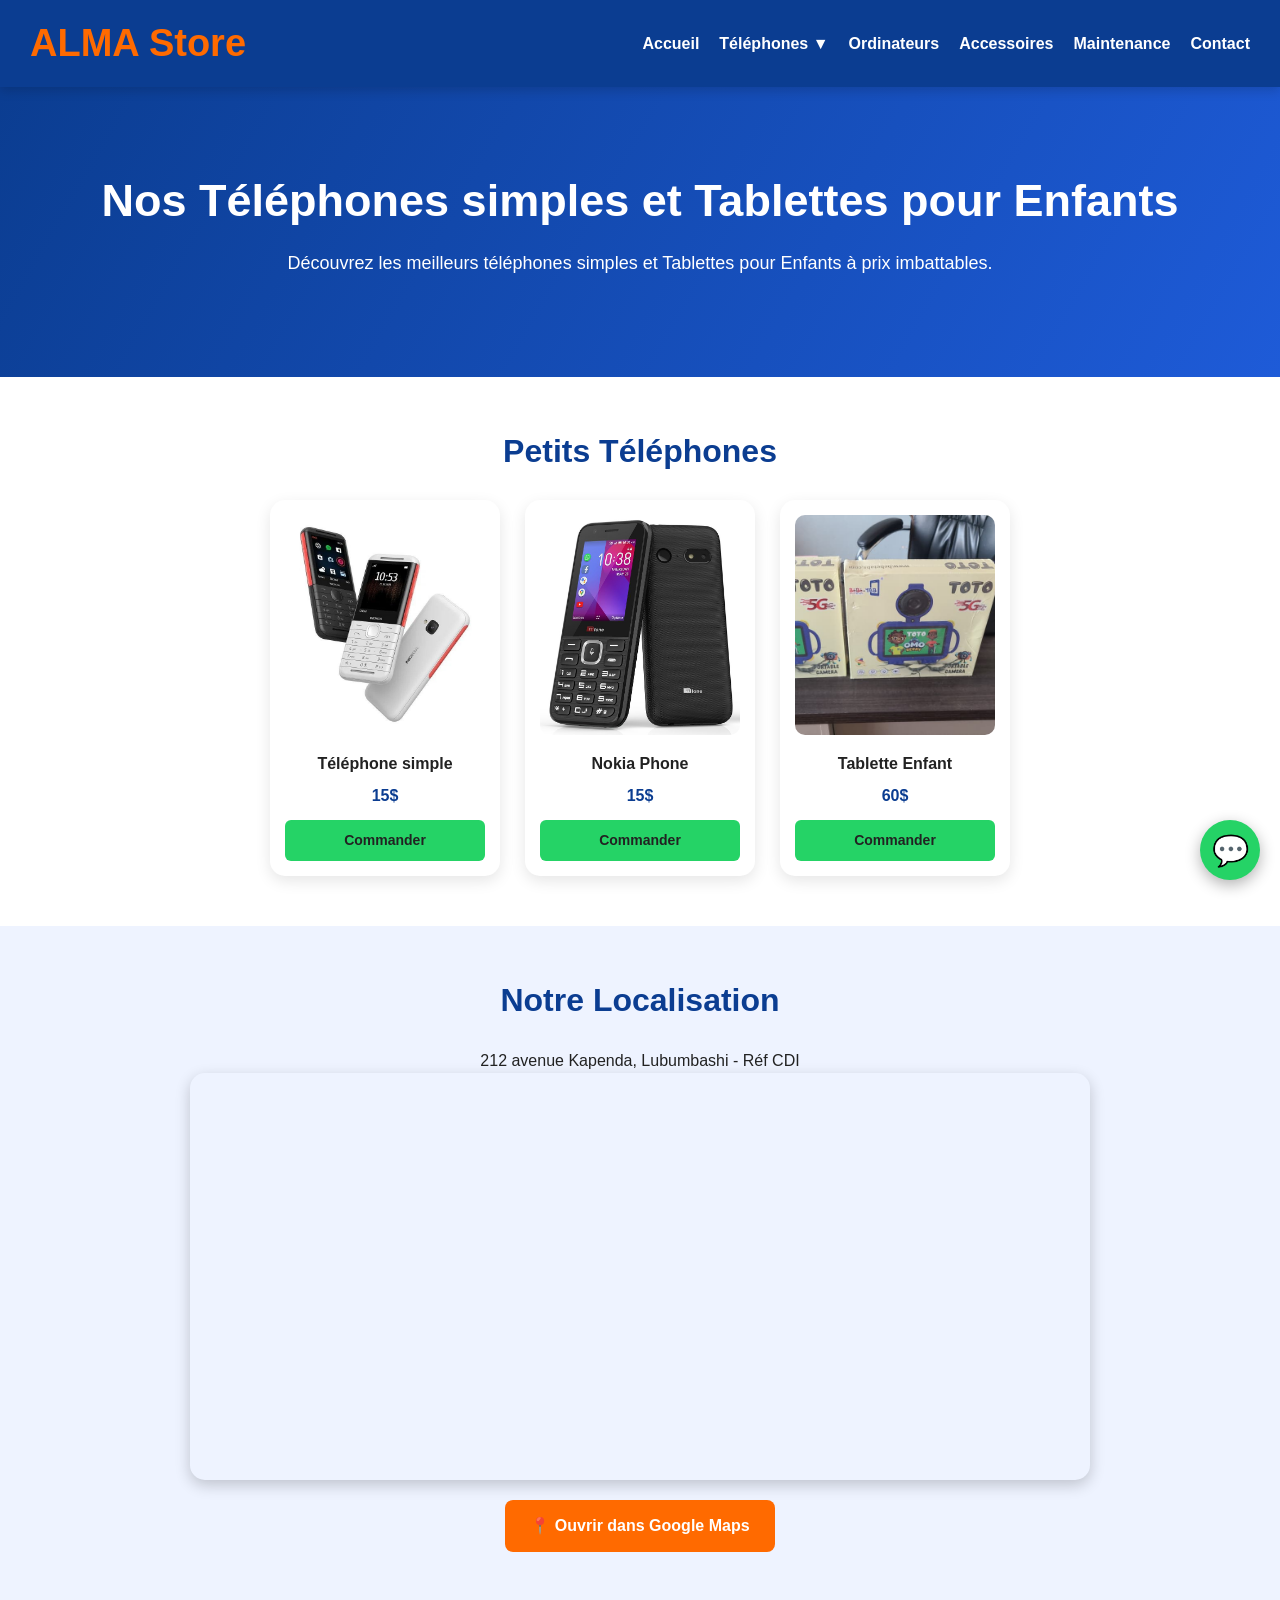
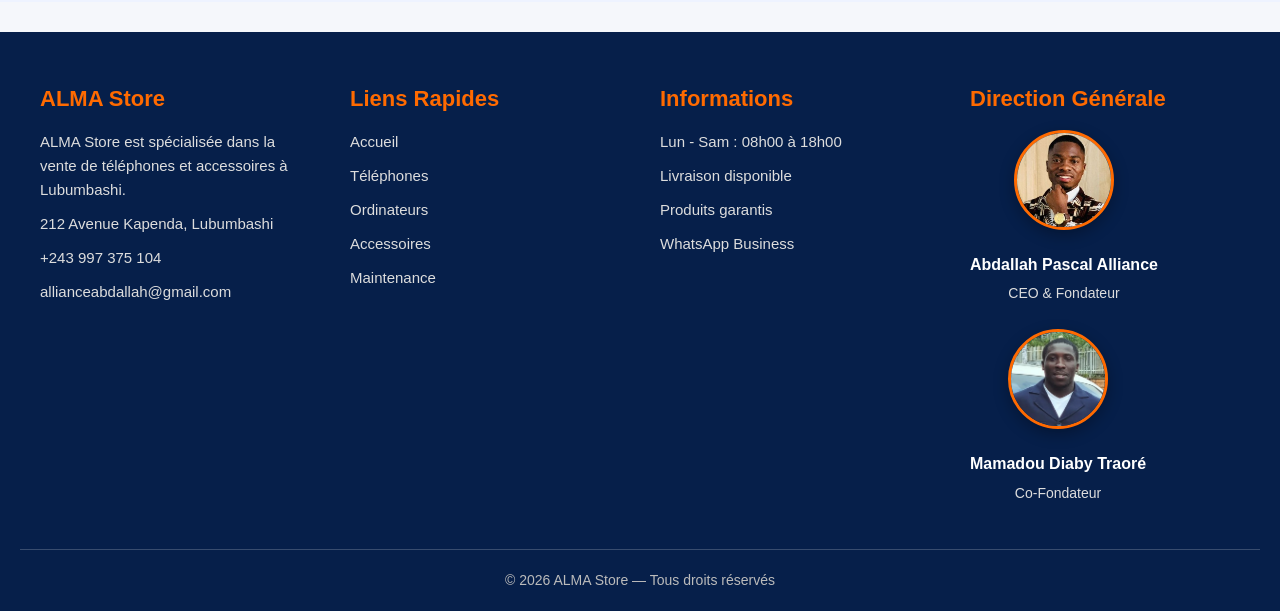
<file: pages/ptelephones.html>
<!DOCTYPE html>
<html lang="fr">

<head>
  <meta charset="UTF-8" />
  <meta name="viewport" content="width=device-width, initial-scale=1.0" />

  <title>Téléphones - ALMA Store</title>

  <!-- CSS -->
  <link rel="stylesheet" href="../css/header.css">
  <link rel="stylesheet" href="../css/navbar.css">
  <link rel="stylesheet" href="../css/body.css">
  <link rel="stylesheet" href="../css/footer.css">
  <link rel="stylesheet" href="../css/responsive.css">

</head>

<body>

  <!-- =========================
       HEADER
  ========================== -->
<header>

  <div class="logo">
    <h1>ALMA Store</h1>
  </div>

  <!-- HAMBURGER -->
  <div class="menu-toggle" id="menu-toggle">
    ☰
  </div>

  <!-- NAVBAR -->
  <nav id="navbar">

    <a href="../index.html">Accueil</a>
    <div class="dropdown">

      <a href="#">
        Téléphones ▼
      </a>

      <div class="dropdown-content">

        <a href="iphone.html">
          Apple iPhone
        </a>

        <a href="samsung.html">
          Samsung
        </a>

        <a href="google-pixel.html">
          Google Pixel
        </a>
        <a href="ptelephones.html">
          Telephones Simples
        </a>
      </div>

</div>

    <a href="ordinateurs.html">Ordinateurs</a>
    <a href="accessoires.html">Accessoires</a>
    <a href="maintenance.html">Maintenance</a>
    <a href="contact.html">Contact</a>

  </nav>

</header>

  <!-- =========================
       HERO SECTION
  ========================== -->
  <section class="hero">

    <h2>Nos Téléphones simples et Tablettes pour Enfants</h2>

    <p>
      Découvrez les meilleurs téléphones simples et Tablettes pour Enfants à prix imbattables.
    </p>

  </section>

  <!-- =========================
       TELEPHONES
  ========================== -->
  <section class="phones">

    <!-- PETITS TELEPHONES -->
    <h3>Petits Téléphones</h3>

    <div class="phone-grid">

      <div class="phone-item">

        <img src="../images/petitsPhones/petitPhone1.jpg" alt="Téléphone simple">

        <p>Téléphone simple</p>

        <div class="price">15$</div>

        <a class="whatsapp-btn"
           href="#"
           onclick="sendWhatsApp('Téléphone simple')">

           Commander

        </a>

      </div>

      <div class="phone-item">

        <img src="../images/petitsPhones/petitPhone2.jpg" alt="Nokia Phone">

        <p>Nokia Phone</p>

        <div class="price">15$</div>

        <a class="whatsapp-btn"
           href="#"
           onclick="sendWhatsApp('Nokia Phone')">

           Commander

        </a>

      </div>

            <div class="phone-item">

        <img src="../images/tablettes/TabletteTOTO.jpeg" alt="Nokia Phone">

        <p>Tablette Enfant</p>

        <div class="price">60$</div>

        <a class="whatsapp-btn"
           href="#"
           onclick="sendWhatsApp('Nokia Phone')">

           Commander

        </a>

      </div>

    </div>

  </section>

  <!-- =========================
       LOCALISATION
  ========================== -->
  <section class="location-section">

    <h3>Notre Localisation</h3>

    <p>
      212 avenue Kapenda, Lubumbashi - Réf CDI
    </p>

    <div class="map-container">

      <iframe
        src="https://www.google.com/maps?q=212+avenue+Kapenda+Lubumbashi&output=embed"
        width="100%"
        height="400"
        style="border:0;"
        allowfullscreen=""
        loading="lazy">

      </iframe>

    </div>

    <a
      class="location-btn"
      href="https://www.google.com/maps/search/?api=1&query=212+avenue+Kapenda+Lubumbashi"
      target="_blank">

      📍 Ouvrir dans Google Maps

    </a>

  </section>

  <!-- =========================
       FOOTER
  ========================== -->
  <footer>

    <div class="footer-container">

      <!-- ENTREPRISE -->
      <div class="footer-box">

        <h4>ALMA Store</h4>

        <p>
          ALMA Store est spécialisée dans la vente
          de téléphones et accessoires à Lubumbashi.
        </p>

        <p>212 Avenue Kapenda, Lubumbashi</p>
        <p>+243 997 375 104</p>
        <p>allianceabdallah@gmail.com</p>

      </div>

      <!-- LIENS -->
      <div class="footer-box">

        <h4>Liens Rapides</h4>

        <a href="../index.html">Accueil</a>
        <a href="ptelephones.html">Téléphones</a>
        <a href="ordinateurs.html">Ordinateurs</a>
        <a href="accessoires.html">Accessoires</a>
        <a href="maintenance.html">Maintenance</a>

      </div>

      <!-- INFORMATIONS -->
      <div class="footer-box">

        <h4>Informations</h4>

        <p>Lun - Sam : 08h00 à 18h00</p>
        <p>Livraison disponible</p>
        <p>Produits garantis</p>

        <a href="https://wa.me/243892370459"
           target="_blank">

           WhatsApp Business

        </a>

      </div>

      <!-- DIRECTION -->
      <div class="footer-box">

        <h4>Direction Générale</h4>

        <div class="team-section">

          <div class="team-card">

            <img src="../images/ProfilAlliance.jpeg"
                 alt="Alliance">

            <p>
              <strong>
                Abdallah Pascal Alliance
              </strong>
            </p>

            <p>CEO & Fondateur</p>

          </div>

          <div class="team-card">

            <img src="../images/Mamadou.jpg"
                 alt="Mamadou">

            <p>
              <strong>
                Mamadou Diaby Traoré
              </strong>
            </p>

            <p>Co-Fondateur</p>

          </div>

        </div>

      </div>

    </div>

    <div class="footer-bottom">

      © 2026 ALMA Store —
      Tous droits réservés

    </div>

  </footer>

  <!-- =========================
       WHATSAPP FLOAT
  ========================== -->
  <a
    href="https://api.whatsapp.com/send?phone=243892370459"
    class="whatsapp-float"
    target="_blank">

    💬

  </a>

  <!-- =========================
       JAVASCRIPT
  ========================== -->
  <script src="../js/script.js"></script>

</body>
</html>
</file>
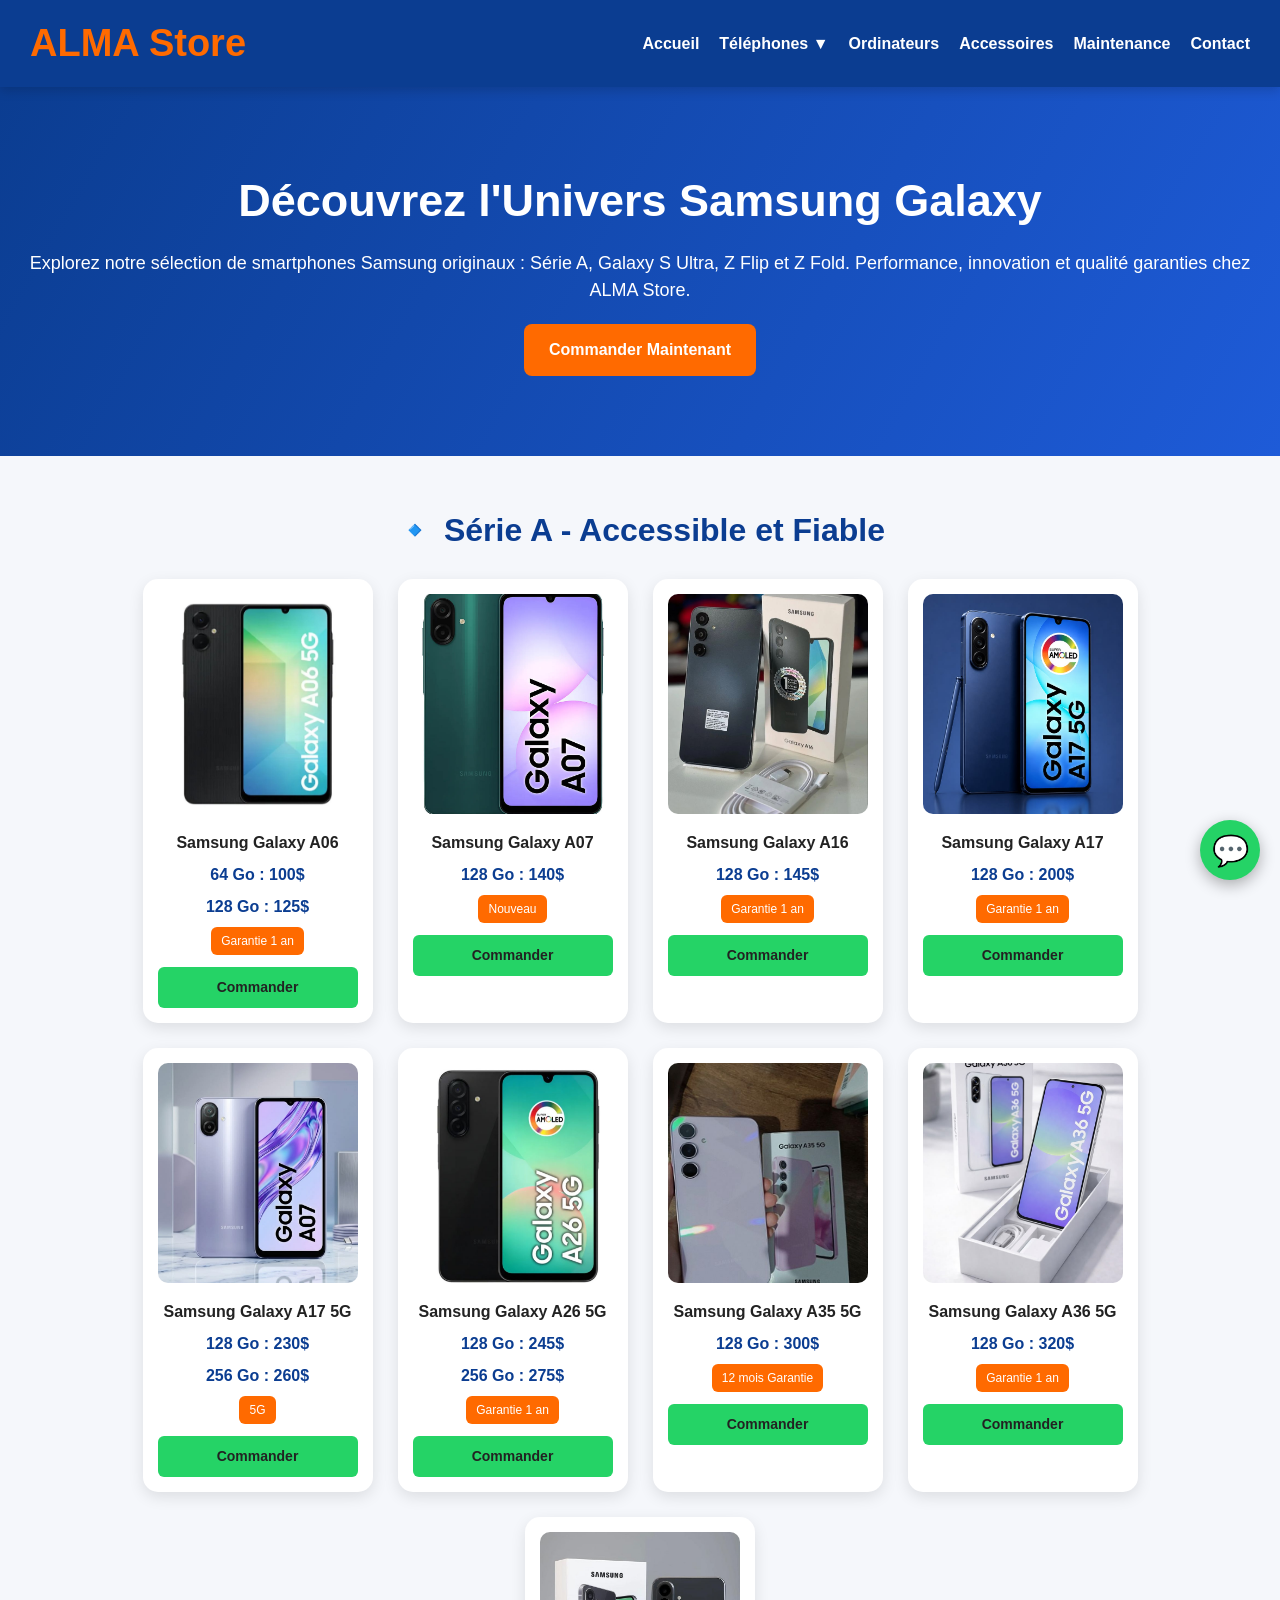
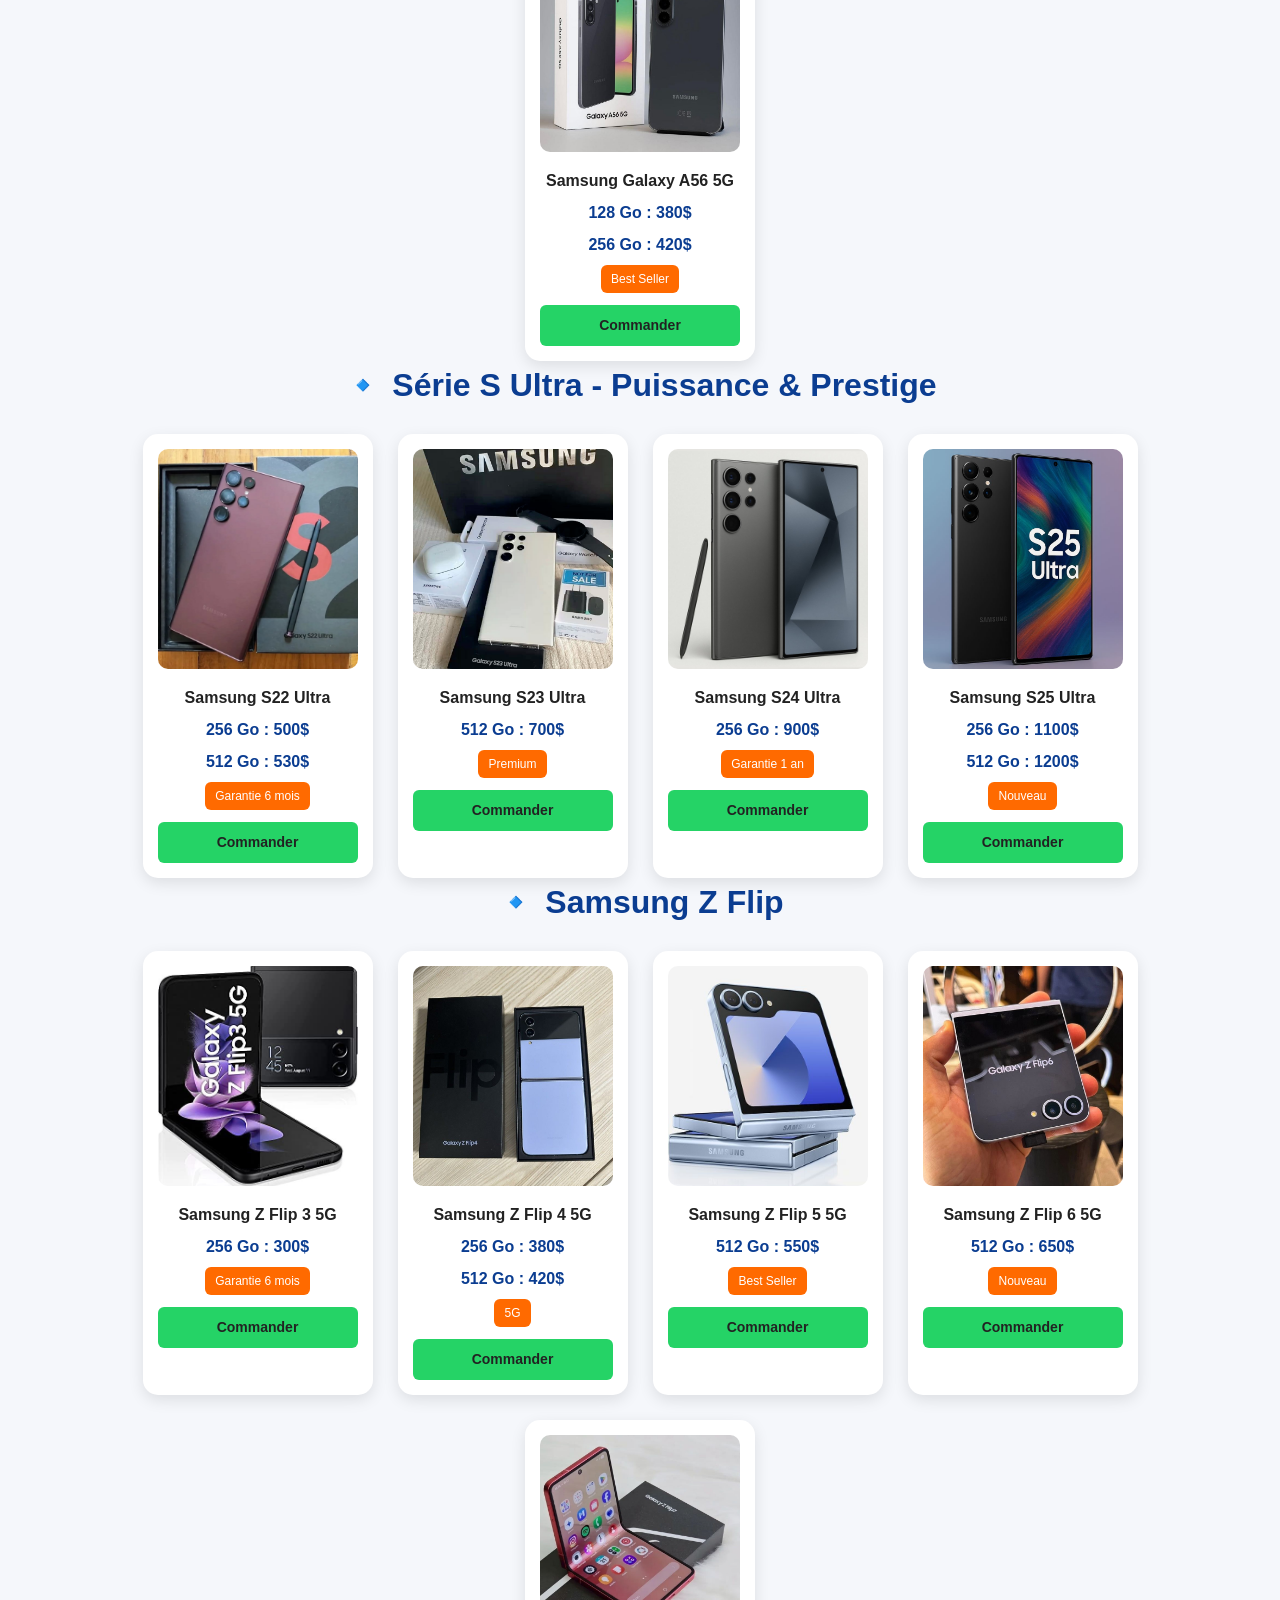
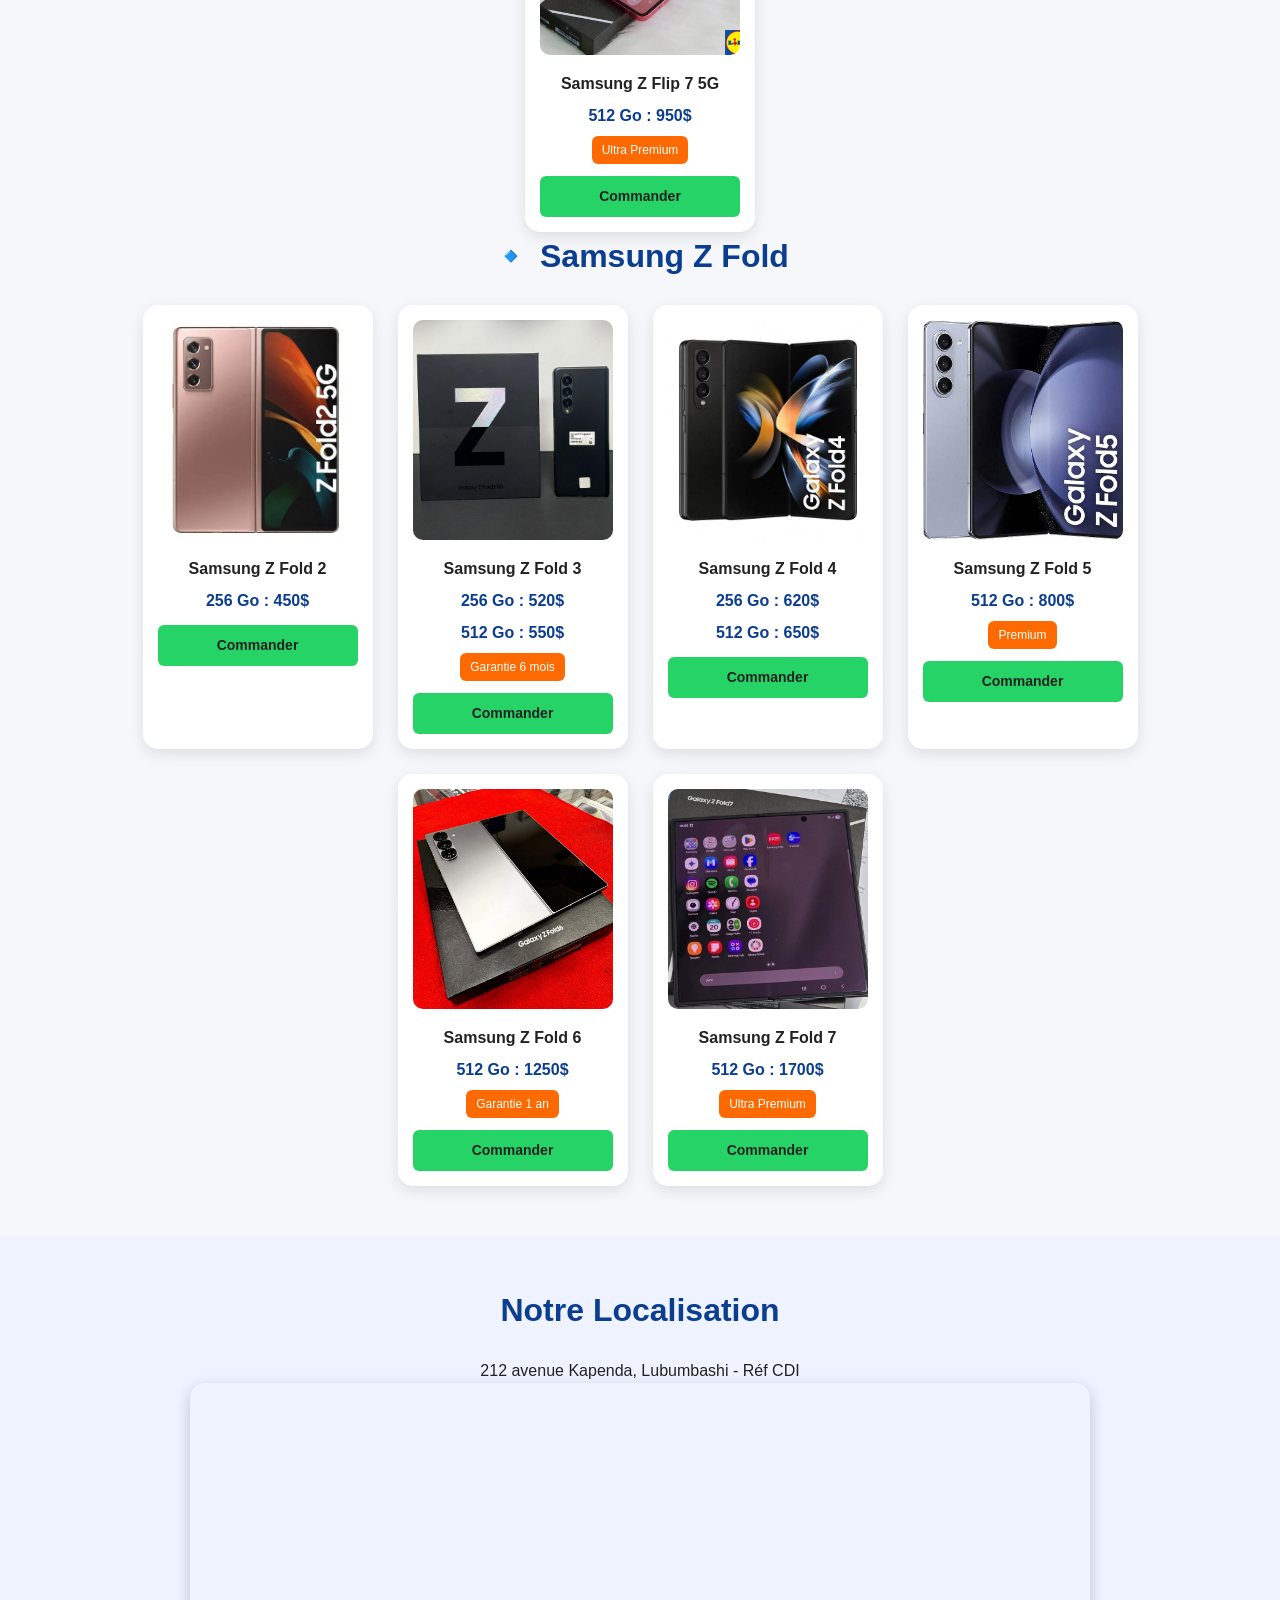
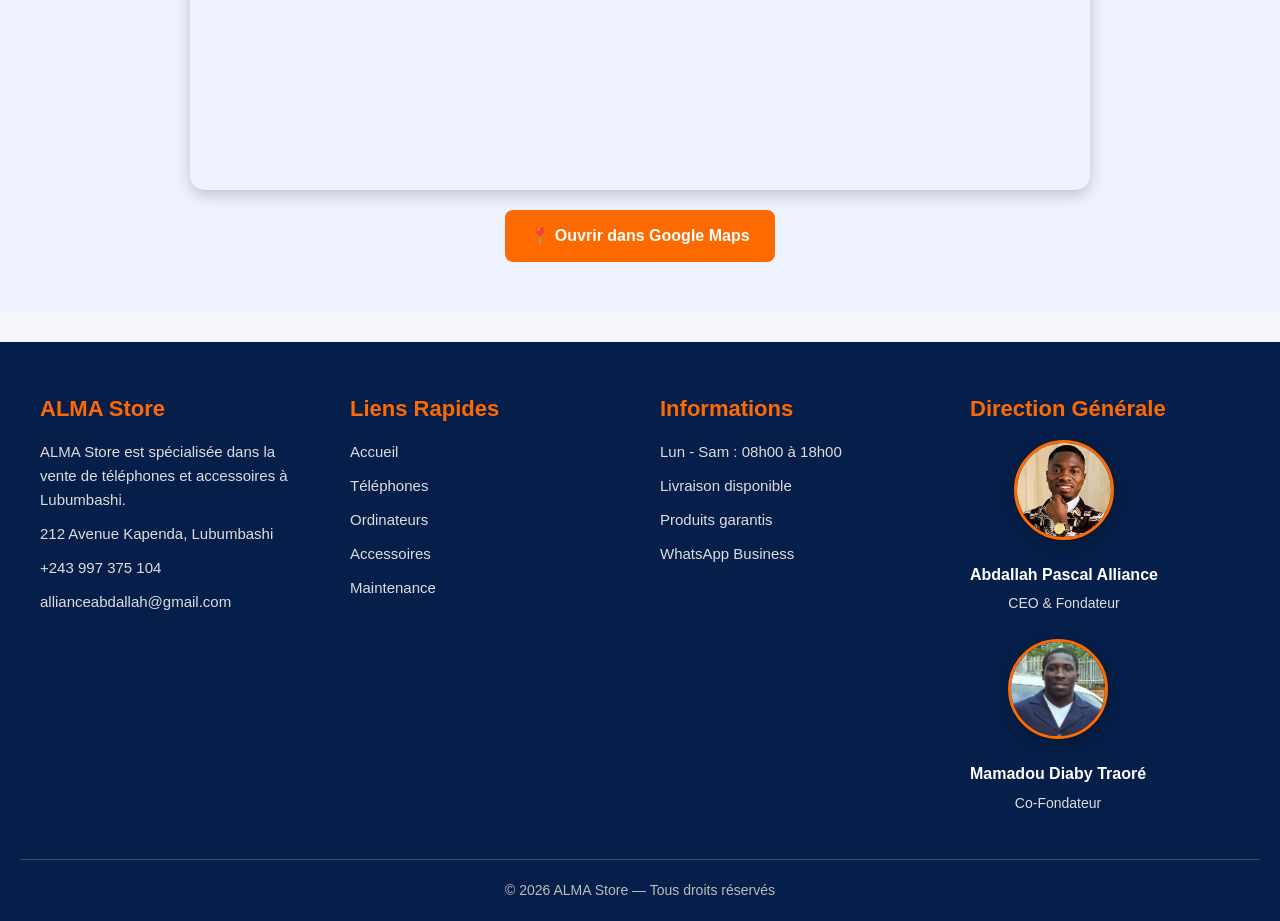
<file: pages/samsung.html>
<!DOCTYPE html>
<html lang="fr">

<head>
  <meta charset="UTF-8" />
  <meta name="viewport" content="width=device-width, initial-scale=1.0" />

  <title>Téléphones - ALMA Store</title>

  <!-- CSS -->
  <link rel="stylesheet" href="../css/header.css">
  <link rel="stylesheet" href="../css/navbar.css">
  <link rel="stylesheet" href="../css/body.css">
  <link rel="stylesheet" href="../css/footer.css">
  <link rel="stylesheet" href="../css/responsive.css">

</head>

<body>

  <!-- =========================
       HEADER
  ========================== -->
<header>

  <div class="logo">
    <h1>ALMA Store</h1>
  </div>

  <!-- HAMBURGER -->
  <div class="menu-toggle" id="menu-toggle">
    ☰
  </div>

  <!-- NAVBAR -->
  <nav id="navbar">

    <a href="../index.html">Accueil</a>
<div class="dropdown">

      <a href="#">
        Téléphones ▼
      </a>

      <div class="dropdown-content">

        <a href="iphone.html">
          Apple iPhone
        </a>

        <a href="samsung.html">
          Samsung
        </a>

        <a href="google-pixel.html">
          Google Pixel
        </a>
        <a href="ptelephones.html">
          Telephones Simples
        </a>
      </div>

</div>
    <a href="ordinateurs.html">Ordinateurs</a>
    <a href="accessoires.html">Accessoires</a>
    <a href="maintenance.html">Maintenance</a>
    <a href="contact.html">Contact</a>

  </nav>

</header>

  <!-- =========================
       HERO SECTION
  ========================== -->
 <!-- =========================
     HERO SECTION
========================== -->
<section class="hero">

  <h2>Découvrez l'Univers Samsung Galaxy</h2>

  <p>
    Explorez notre sélection de smartphones Samsung originaux : Série A, Galaxy S Ultra, Z Flip et Z Fold. Performance, innovation et qualité garanties chez ALMA Store.
  </p>

  <a href="contact.html" class="btn">
    Commander Maintenant
  </a>

</section>
  <!-- =========================
     SAMSUNG CATALOGUE
    ========================== -->
<section class="services">

  <!-- SERIE A -->
  <h3>🔹 Série A - Accessible et Fiable</h3>

  <div class="phone-grid">

    <div class="phone-item">
      <img src="../images/samsungs/SamsungA06.jpg" alt="Samsung A06">
      <p>Samsung Galaxy A06</p>
      <div class="price">64 Go : 100$</div>
      <div class="price">128 Go : 125$</div>
      <span class="badge">Garantie 1 an</span>
      <a class="whatsapp-btn"
         onclick="sendWhatsApp('Samsung Galaxy A06')">
         Commander
      </a>
    </div>

    <div class="phone-item">
      <img src="../images/samsungs/SamsungA07.jpg" alt="Samsung A07">
      <p>Samsung Galaxy A07</p>
      <div class="price">128 Go : 140$</div>
      <span class="badge">Nouveau</span>
      <a class="whatsapp-btn"
         onclick="sendWhatsApp('Samsung Galaxy A07')">
         Commander
      </a>
    </div>

    <div class="phone-item">
      <img src="../images/samsungs/SamsungA16.jpg" alt="Samsung A16">
      <p>Samsung Galaxy A16</p>
      <div class="price">128 Go : 145$</div>
      <span class="badge">Garantie 1 an</span>
      <a class="whatsapp-btn"
         onclick="sendWhatsApp('Samsung Galaxy A16')">
         Commander
      </a>
    </div>

    <div class="phone-item">
      <img src="../images/samsungs/SamsungA17.jpg" alt="Samsung A17">
      <p>Samsung Galaxy A17</p>
      <div class="price">128 Go : 200$</div>
      <span class="badge">Garantie 1 an</span>
      <a class="whatsapp-btn"
         onclick="sendWhatsApp('Samsung Galaxy A17')">
         Commander
      </a>
    </div>

    <div class="phone-item">
      <img src="../images/samsungs/SamsungA17-5G.jpg" alt="Samsung A17 5G">
      <p>Samsung Galaxy A17 5G</p>
      <div class="price">128 Go : 230$</div>
      <div class="price">256 Go : 260$</div>
      <span class="badge">5G</span>
      <a class="whatsapp-btn"
         onclick="sendWhatsApp('Samsung Galaxy A17 5G')">
         Commander
      </a>
    </div>

    <div class="phone-item">
      <img src="../images/samsungs/SamsungA26-5G.jpg" alt="Samsung A26">
      <p>Samsung Galaxy A26 5G</p>
      <div class="price">128 Go : 245$</div>
      <div class="price">256 Go : 275$</div>
      <span class="badge">Garantie 1 an</span>
      <a class="whatsapp-btn"
         onclick="sendWhatsApp('Samsung Galaxy A26 5G')">
         Commander
      </a>
    </div>

    <div class="phone-item">
      <img src="../images/samsungs/SamsungA35-5G.jpg" alt="Samsung A35">
      <p>Samsung Galaxy A35 5G</p>
      <div class="price">128 Go : 300$</div>
      <span class="badge">12 mois Garantie</span>
      <a class="whatsapp-btn"
         onclick="sendWhatsApp('Samsung Galaxy A35 5G')">
         Commander
      </a>
    </div>

    <div class="phone-item">
      <img src="../images/samsungs/SamsungA36-5G.jpg" alt="Samsung A36">
      <p>Samsung Galaxy A36 5G</p>
      <div class="price">128 Go : 320$</div>
      <span class="badge">Garantie 1 an</span>
      <a class="whatsapp-btn"
         onclick="sendWhatsApp('Samsung Galaxy A36 5G')">
         Commander
      </a>
    </div>

    <div class="phone-item">
      <img src="../images/samsungs/SamsungA56-5G.jpg" alt="Samsung A56">
      <p>Samsung Galaxy A56 5G</p>
      <div class="price">128 Go : 380$</div>
      <div class="price">256 Go : 420$</div>
      <span class="badge">Best Seller</span>
      <a class="whatsapp-btn"
         onclick="sendWhatsApp('Samsung Galaxy A56 5G')">
         Commander
      </a>
    </div>

  </div>


  <!-- SERIE S -->
  <h3>🔹 Série S Ultra - Puissance & Prestige</h3>

  <div class="phone-grid">

    <div class="phone-item">
      <img src="../images/samsungs/SamsungS22Ultra.jpg" alt="S22 Ultra">
      <p>Samsung S22 Ultra</p>
      <div class="price">256 Go : 500$</div>
      <div class="price">512 Go : 530$</div>
      <span class="badge">Garantie 6 mois</span>
      <a class="whatsapp-btn"
         onclick="sendWhatsApp('Samsung S22 Ultra')">
         Commander
      </a>
    </div>

    <div class="phone-item">
      <img src="../images/samsungs/SamsungS23Ultra.jpg" alt="S23 Ultra">
      <p>Samsung S23 Ultra</p>
      <div class="price">512 Go : 700$</div>
      <span class="badge">Premium</span>
      <a class="whatsapp-btn"
         onclick="sendWhatsApp('Samsung S23 Ultra')">
         Commander
      </a>
    </div>

    <div class="phone-item">
      <img src="../images/samsungs/SamsungS24Ultra.jpg" alt="S24 Ultra">
      <p>Samsung S24 Ultra</p>
      <div class="price">256 Go : 900$</div>
      <span class="badge">Garantie 1 an</span>
      <a class="whatsapp-btn"
         onclick="sendWhatsApp('Samsung S24 Ultra')">
         Commander
      </a>
    </div>

    <div class="phone-item">
      <img src="../images/samsungs/SamsungS25Ultra.jpg" alt="S25 Ultra">
      <p>Samsung S25 Ultra</p>
      <div class="price">256 Go : 1100$</div>
      <div class="price">512 Go : 1200$</div>
      <span class="badge">Nouveau</span>
      <a class="whatsapp-btn"
         onclick="sendWhatsApp('Samsung S25 Ultra')">
         Commander
      </a>
    </div>

  </div>


  <!-- Z FLIP -->
  <h3>🔹 Samsung Z Flip</h3>

  <div class="phone-grid">

    <div class="phone-item">
      <img src="../images/samsungs/SamsungZFlip3-5G.jpg" alt="Z Flip 3">
      <p>Samsung Z Flip 3 5G</p>
      <div class="price">256 Go : 300$</div>
      <span class="badge">Garantie 6 mois</span>
      <a class="whatsapp-btn"
         onclick="sendWhatsApp('Samsung Z Flip 3')">
         Commander
      </a>
    </div>

    <div class="phone-item">
      <img src="../images/samsungs/SamsungZFlip4-5G.jpg" alt="Z Flip 4">
      <p>Samsung Z Flip 4 5G</p>
      <div class="price">256 Go : 380$</div>
      <div class="price">512 Go : 420$</div>
      <span class="badge">5G</span>
      <a class="whatsapp-btn"
         onclick="sendWhatsApp('Samsung Z Flip 4')">
         Commander
      </a>
    </div>

    <div class="phone-item">
      <img src="../images/samsungs/SamsungZFlip5-5G.jpg" alt="Z Flip 5">
      <p>Samsung Z Flip 5 5G</p>
      <div class="price">512 Go : 550$</div>
      <span class="badge">Best Seller</span>
      <a class="whatsapp-btn"
         onclick="sendWhatsApp('Samsung Z Flip 5')">
         Commander
      </a>
    </div>

    <div class="phone-item">
      <img src="../images/samsungs/SamsungZFlip6-5G.jpg" alt="Z Flip 6">
      <p>Samsung Z Flip 6 5G</p>
      <div class="price">512 Go : 650$</div>
      <span class="badge">Nouveau</span>
      <a class="whatsapp-btn"
         onclick="sendWhatsApp('Samsung Z Flip 6')">
         Commander
      </a>
    </div>

    <div class="phone-item">
      <img src="../images/samsungs/SamsungZFlip7-5G.jpg" alt="Z Flip 7">
      <p>Samsung Z Flip 7 5G</p>
      <div class="price">512 Go : 950$</div>
      <span class="badge">Ultra Premium</span>
      <a class="whatsapp-btn"
         onclick="sendWhatsApp('Samsung Z Flip 7')">
         Commander
      </a>
    </div>

  </div>


  <!-- Z FOLD -->
  <h3>🔹 Samsung Z Fold</h3>

  <div class="phone-grid">

    <div class="phone-item">
      <img src="../images/samsungs/SamsungZFold2-5G.jpg" alt="Z Fold 2">
      <p>Samsung Z Fold 2</p>
      <div class="price">256 Go : 450$</div>
      <a class="whatsapp-btn"
         onclick="sendWhatsApp('Samsung Z Fold 2')">
         Commander
      </a>
    </div>

    <div class="phone-item">
      <img src="../images/samsungs/SamsungZFold3-5G.jpg" alt="Z Fold 3">
      <p>Samsung Z Fold 3</p>
      <div class="price">256 Go : 520$</div>
      <div class="price">512 Go : 550$</div>
      <span class="badge">Garantie 6 mois</span>
      <a class="whatsapp-btn"
         onclick="sendWhatsApp('Samsung Z Fold 3')">
         Commander
      </a>
    </div>

    <div class="phone-item">
      <img src="../images/samsungs/SamsungZFold4-5G.jpg" alt="Z Fold 4">
      <p>Samsung Z Fold 4</p>
      <div class="price">256 Go : 620$</div>
      <div class="price">512 Go : 650$</div>
      <a class="whatsapp-btn"
         onclick="sendWhatsApp('Samsung Z Fold 4')">
         Commander
      </a>
    </div>

    <div class="phone-item">
      <img src="../images/samsungs/SamsungZFold5-5G.jpg" alt="Z Fold 5">
      <p>Samsung Z Fold 5</p>
      <div class="price">512 Go : 800$</div>
      <span class="badge">Premium</span>
      <a class="whatsapp-btn"
         onclick="sendWhatsApp('Samsung Z Fold 5')">
         Commander
      </a>
    </div>

    <div class="phone-item">
      <img src="../images/samsungs/SamsungZFold6-5G.jpg" alt="Z Fold 6">
      <p>Samsung Z Fold 6</p>
      <div class="price">512 Go : 1250$</div>
      <span class="badge">Garantie 1 an</span>
      <a class="whatsapp-btn"
         onclick="sendWhatsApp('Samsung Z Fold 6')">
         Commander
      </a>
    </div>

    <div class="phone-item">
      <img src="../images/samsungs/SamsungZFold7-5G.jpg" alt="Z Fold 7">
      <p>Samsung Z Fold 7</p>
      <div class="price">512 Go : 1700$</div>
      <span class="badge">Ultra Premium</span>
      <a class="whatsapp-btn"
         onclick="sendWhatsApp('Samsung Z Fold 7')">
         Commander
      </a>
    </div>

  </div>

</section>

  <!-- =========================
       LOCALISATION
  ========================== -->
  <section class="location-section">

    <h3>Notre Localisation</h3>

    <p>
      212 avenue Kapenda, Lubumbashi - Réf CDI
    </p>

    <div class="map-container">

      <iframe
        src="https://www.google.com/maps?q=212+avenue+Kapenda+Lubumbashi&output=embed"
        width="100%"
        height="400"
        style="border:0;"
        allowfullscreen=""
        loading="lazy">

      </iframe>

    </div>

    <a
      class="location-btn"
      href="https://www.google.com/maps/search/?api=1&query=212+avenue+Kapenda+Lubumbashi"
      target="_blank">

      📍 Ouvrir dans Google Maps

    </a>

  </section>

  <!-- =========================
       FOOTER
  ========================== -->
  <footer>

    <div class="footer-container">

      <!-- ENTREPRISE -->
      <div class="footer-box">

        <h4>ALMA Store</h4>

        <p>
          ALMA Store est spécialisée dans la vente
          de téléphones et accessoires à Lubumbashi.
        </p>

        <p>212 Avenue Kapenda, Lubumbashi</p>
        <p>+243 997 375 104</p>
        <p>allianceabdallah@gmail.com</p>

      </div>

      <!-- LIENS -->
      <div class="footer-box">

        <h4>Liens Rapides</h4>

        <a href="../index.html">Accueil</a>
        <a href="#telephones">Téléphones</a>
        <a href="ordinateurs.html">Ordinateurs</a>
        <a href="accessoires.html">Accessoires</a>
        <a href="maintenance.html">Maintenance</a>

      </div>

      <!-- INFORMATIONS -->
      <div class="footer-box">

        <h4>Informations</h4>

        <p>Lun - Sam : 08h00 à 18h00</p>
        <p>Livraison disponible</p>
        <p>Produits garantis</p>

        <a href="https://wa.me/243892370459"
           target="_blank">

           WhatsApp Business

        </a>

      </div>

      <!-- DIRECTION -->
      <div class="footer-box">

        <h4>Direction Générale</h4>

        <div class="team-section">

          <div class="team-card">

            <img src="../images/ProfilAlliance.jpeg"
                 alt="Alliance">

            <p>
              <strong>
                Abdallah Pascal Alliance
              </strong>
            </p>

            <p>CEO & Fondateur</p>

          </div>

          <div class="team-card">

            <img src="../images/Mamadou.jpg"
                 alt="Mamadou">

            <p>
              <strong>
                Mamadou Diaby Traoré
              </strong>
            </p>

            <p>Co-Fondateur</p>

          </div>

        </div>

      </div>

    </div>

    <div class="footer-bottom">

      © 2026 ALMA Store —
      Tous droits réservés

    </div>

  </footer>

  <!-- =========================
       WHATSAPP FLOAT
  ========================== -->
  <a
    href="https://api.whatsapp.com/send?phone=243892370459"
    class="whatsapp-float"
    target="_blank">

    💬

  </a>

  <!-- =========================
       JAVASCRIPT
  ========================== -->
  <script src="../js/script.js"></script>

</body>
</html>
</file>
<file: css/header.css>
/* =========================================
   HEADER
========================================= */

/* MENU DEROULANT */

.dropdown {
  position: relative;
}

.dropdown-content {
  display: none;
  position: absolute;
  top: 35px;
  left: 0;
  background: white;
  min-width: 220px;
  border-radius: 10px;
  box-shadow: 0 5px 20px rgba(0,0,0,0.15);
  z-index: 1000;
}

.dropdown-content a {
  color: #222;
  padding: 12px 15px;
  display: block;
  font-weight: bold;
}

.dropdown-content a:hover {
  background: #f5f7fb;
  color: #0b3d91;
}

.dropdown:hover .dropdown-content {
  display: block;
}

header {
  background: #0b3d91;
  color: white;

  padding: 15px 30px;

  display: flex;
  justify-content: space-between;
  align-items: center;

  position: sticky;
  top: 0;
  z-index: 1000;

  box-shadow: 0 4px 10px rgba(0,0,0,0.15);
}

/* LOGO */

header h1 {
  color: #ff6a00;
  font-size: 38px;
}

/* NAVBAR */

nav {
  display: flex;
  align-items: center;
  gap: 20px;
}

nav a {
  color: white;
  text-decoration: none;
  font-weight: bold;
  transition: 0.3s;
  font-size: 16px;
}

nav a:hover {
  color: #ff6a00;
}

/* HAMBURGER */

.menu-toggle {
  display: none;
  font-size: 32px;
  cursor: pointer;
  color: white;
}
</file>
<file: css/navbar.css>
/* =========================
       HERO SECTION
    ========================== */
    .hero {
      background: linear-gradient(120deg, #0b3d91, #1e5bd8);
      color: white;
      text-align: center;
      padding: 80px 20px;
    }

    .hero h2 {
      font-size: 45px;
      margin-bottom: 15px;
    }

    .hero p {
      font-size: 18px;
      margin-bottom: 20px;
    }

    .btn {
      display: inline-block;
      background: #ff6a00;
      color: white;
      padding: 14px 25px;
      border-radius: 8px;
      font-weight: bold;
      transition: 0.3s;
    }

    .btn:hover {
      background: #e45c00;
    }

    /* =========================
       TRUST BAR
    ========================== */
    .trust {
      background: #0b3d91;
      color: white;
      text-align: center;
      padding: 15px;
      font-weight: bold;
    }
</file>
<file: css/body.css>
/* =========================
       RESET & GLOBAL STYLE
    ========================== */
    * {
      margin: 0;
      padding: 0;
      box-sizing: border-box;
    }

    body {
      font-family: Arial, sans-serif;
      background: #f5f7fb;
      color: #222;
      line-height: 1.5;
    }

    a {
      text-decoration: none;
    }
/* =========================
   CONTACT FORM
========================= */

.contact-form-container {
  max-width: 700px;
  margin: auto;
  margin-top: 30px;
}

.contact-form {
  background: white;
  padding: 35px;
  border-radius: 15px;
  box-shadow: 0 5px 20px rgba(0,0,0,0.1);

  display: flex;
  flex-direction: column;
  gap: 20px;
}

/* INPUTS & TEXTAREA */

.contact-form input,
.contact-form textarea {

  width: 100%;

  padding: 15px;

  border: 1px solid #dcdcdc;

  border-radius: 10px;

  font-size: 16px;

  outline: none;

  transition: 0.3s;

  font-family: Arial, sans-serif;
}

/* FOCUS EFFECT */

.contact-form input:focus,
.contact-form textarea:focus {

  border-color: #0b3d91;

  box-shadow: 0 0 8px rgba(11,61,145,0.2);
}

/* TEXTAREA */

.contact-form textarea {

  resize: vertical;

  min-height: 150px;
}

/* BUTTON */

.contact-form button {

  border: none;

  cursor: pointer;

  padding: 15px;

  font-size: 16px;

  border-radius: 10px;

  transition: 0.3s;
}

/* HOVER BUTTON */

.contact-form button:hover {

  transform: translateY(-2px);

  opacity: 0.9;
}

/* =========================================
   VIDEOS SECTION
========================================= */

.video-grid {

  display: flex;

  justify-content: center;

  flex-wrap: wrap;

  gap: 30px;

  margin-top: 40px;
}

.video-card {

  width: 350px;

  background: white;

  border-radius: 15px;

  overflow: hidden;

  box-shadow: 0 5px 20px rgba(0,0,0,0.1);

  transition: 0.3s;

  text-align: center;
}

.video-card:hover {

  transform: translateY(-8px);
}

.video-card video {

  width: 100%;

  height: 220px;

  object-fit: cover;

  background: black;
}

.video-card h4 {

  margin-top: 20px;

  color: #0b3d91;

  font-size: 22px;
}

.video-card p {

  padding: 15px 20px 25px;

  color: #555;
}

.product-link,
.phone-item a {

  text-decoration: none;

  color: inherit;

  display: block;
}

.phone-item img {

  cursor: pointer;
}

.phone-item p {

  cursor: pointer;
}
</file>
<file: css/footer.css>
/* =========================
       FOOTER PROFESSIONNEL
    ========================== */
    
    footer {
      background: #061f4a;
      color: white;
      padding: 50px 20px 20px;
      margin-top: 30px;
    }
    
    /* CONTENEUR PRINCIPAL */
    .footer-container {
      display: flex;
      justify-content: space-between;
      flex-wrap: wrap;
      gap: 40px;
      max-width: 1200px;
      margin: auto;
    }
    
    /* BLOCS FOOTER */
    .footer-box {
      flex: 1;
      min-width: 250px;
    }
    
    /* TITRES */
    .footer-box h4 {
      color: #ff6a00;
      margin-bottom: 15px;
      font-size: 22px;
    }
    
    /* TEXTES ET LIENS */
    .footer-box p,
    .footer-box a {
      color: #ddd;
      margin-bottom: 10px;
      display: block;
      font-size: 15px;
      line-height: 1.6;
    }
    
    /* EFFET HOVER LIENS */
    .footer-box a:hover {
      color: #ff6a00;
      transition: 0.3s;
    }
    
    /* SECTION EQUIPE */
    .team-section {
      display: flex;
      gap: 20px;
      flex-wrap: wrap;
      margin-top: 15px;
    }
    
    /* CARTE MEMBRE */
    .team-card {
      text-align: center;
    }
    
    /* PHOTO PROFIL */
    .team-card img {
      width: 100px;
      height: 100px;
      object-fit: cover;
      border-radius: 50%;
      border: 3px solid #ff6a00;
      margin-bottom: 10px;
      box-shadow: 0 5px 15px rgba(0,0,0,0.3);
    }
    
    /* NOM DES DIRIGEANTS */
    .team-card strong {
      color: #fff;
      font-size: 16px;
    }
    
    /* TEXTE ROLE */
    .team-card p {
      margin: 5px 0;
      font-size: 14px;
    }
    
    /* BAS FOOTER */
    .footer-bottom {
      text-align: center;
      border-top: 1px solid rgba(255,255,255,0.2);
      margin-top: 40px;
      padding-top: 20px;
      font-size: 14px;
      color: #bbb;
    }
</file>
<file: css/responsive.css>
/* RESPONSIVE MOBILE */
@media(max-width:768px) {

  .footer-container {
    flex-direction: column;
    text-align: center;
  }

  .team-section {
    justify-content: center;
  }
  .contact-form {
    padding: 25px;
  }

  .contact-form input,
  .contact-form textarea {
    font-size: 14px;
  }
}

    /* =========================
       RESPONSIVE DESIGN
    ========================== */
@media(max-width:768px) {

  .hero h2 {
    font-size: 32px;
  }

  /* HEADER */

  header {
    flex-direction: column;
    text-align: center;
  }

  header h1 {
    margin-bottom: 15px;
  }

  /* NAVBAR MOBILE */

  nav {

    display: flex;

    flex-direction: column;

    align-items: center;

    gap: 15px;

    width: 100%;

    margin-top: 10px;
  }

  nav a {

    width: 90%;

    max-width: 300px;

    text-align: center;

    padding: 12px;

    background: rgba(255,255,255,0.1);

    border-radius: 8px;

    font-size: 18px;
  }

  nav a:hover {

    background: #ff6a00;

    color: white;
  }

  .phone-item,
  .card {

    width: 100%;

    max-width: 320px;
  }
  .video-card {
    width: 100%;
    max-width: 350px;
  }

}

/* =========================
    SERVICES CARDS
========================== */
  .services {
    padding: 50px 20px;
    text-align: center;
  }

  .services h3,
  .phones h3,
  .location-section h3 {
    color: #0b3d91;
    font-size: 32px;
    margin-bottom: 25px;
    text-align: center;
  }

  .grid {
    display: flex;
    justify-content: center;
    flex-wrap: wrap;
    gap: 20px;
  }

  .card {
    background: white;
    width: 250px;
    padding: 25px;
    border-radius: 12px;
    color: #222;
    font-weight: bold;
    box-shadow: 0 5px 15px rgba(0,0,0,0.1);
    transition: 0.3s;
  }

  .card:hover {
    transform: translateY(-5px);
  }

    /* =========================
       PRODUCTS SECTION
    ========================== */
  .phones {
    padding: 50px 20px;
    background: white;
  }

  .phones h4 {
    text-align: center;
    margin-top: 30px;
    margin-bottom: 20px;
    color: #444;
    font-size: 24px;
  }

  .phone-grid {
    display: flex;
    justify-content: center;
    flex-wrap: wrap;
    gap: 25px;
  }

  .phone-item {
    width: 230px;
    background: white;
    border-radius: 15px;
    padding: 15px;
    text-align: center;
    box-shadow: 0 5px 15px rgba(0,0,0,0.1);
    transition: 0.3s;
  }

  .phone-item:hover {
    transform: scale(1.05);
  }

  .phone-item img {
    width: 100%;
    height: 220px;
    object-fit: cover;
    border-radius: 10px;
  }

  .phone-item p {
    margin-top: 10px;
    font-weight: bold;
  }

  .price {
    margin-top: 8px;
    font-weight: bold;
    color: #0b3d91;
  }

  .promo {
    color: red;
    font-size: 14px;
  }

  .badge {
    display: inline-block;
    margin-top: 8px;
    background: #ff6a00;
    color: white;
    padding: 5px 10px;
    border-radius: 6px;
    font-size: 12px;
  }

  .whatsapp-btn {
    display: inline-block;
    margin-top: 12px;
    background: #25D366;
    color: white;
    padding: 10px 15px;
    border-radius: 6px;
    font-size: 14px;
    font-weight: bold;
  }

    /* =========================
       LOCATION SECTION
    ========================== */
  .location-section {
    padding: 50px 20px;
    background: #eef3ff;
    text-align: center;
  }

  .map-container {
    max-width: 900px;
    margin: auto;
    overflow: hidden;
    border-radius: 15px;
    box-shadow: 0 5px 15px rgba(0,0,0,0.2);
  }

  .location-btn {
    display: inline-block;
    margin-top: 20px;
    background: #ff6a00;
    color: white;
    padding: 14px 25px;
    border-radius: 8px;
    font-weight: bold;
  }

    /* =========================
       CONTACT SECTION
    ========================== */
  #contact p {
    margin-top: 10px;
    font-size: 18px;
  }

    /* =========================
       FLOATING WHATSAPP BUTTON
    ========================== */
  .whatsapp-float {
    position: fixed;
    bottom: 20px;
    right: 20px;
    width: 60px;
    height: 60px;
    background: #25D366;
    color: white;
    border-radius: 50%;
    display: flex;
    justify-content: center;
    align-items: center;
    font-size: 30px;
    box-shadow: 0 5px 15px rgba(0,0,0,0.3);
    z-index: 1000;
  }

/* =========================================
   MOBILE NAVBAR
========================================= */

@media(max-width:768px) {

  /* HEADER */

  header {
    padding: 15px 20px;
  }

  header h1 {
    font-size: 28px;
  }

  /* HAMBURGER */

  .menu-toggle {
    display: block;
  }

  /* NAVBAR MOBILE */

  nav {

    position: fixed;

    top: 0;

    right: -100%;

    width: 260px;

    height: 100vh;

    background: #0b3d91;

    flex-direction: column;

    align-items: center;

    justify-content: center;

    gap: 30px;

    transition: 0.4s ease;

    z-index: 999;

    box-shadow: -5px 0 15px rgba(0,0,0,0.3);
  }

  /* ACTIVE MENU */

  nav.active {
    right: 0;
  }

  nav a {
    font-size: 20px;
  }

}
</file>
